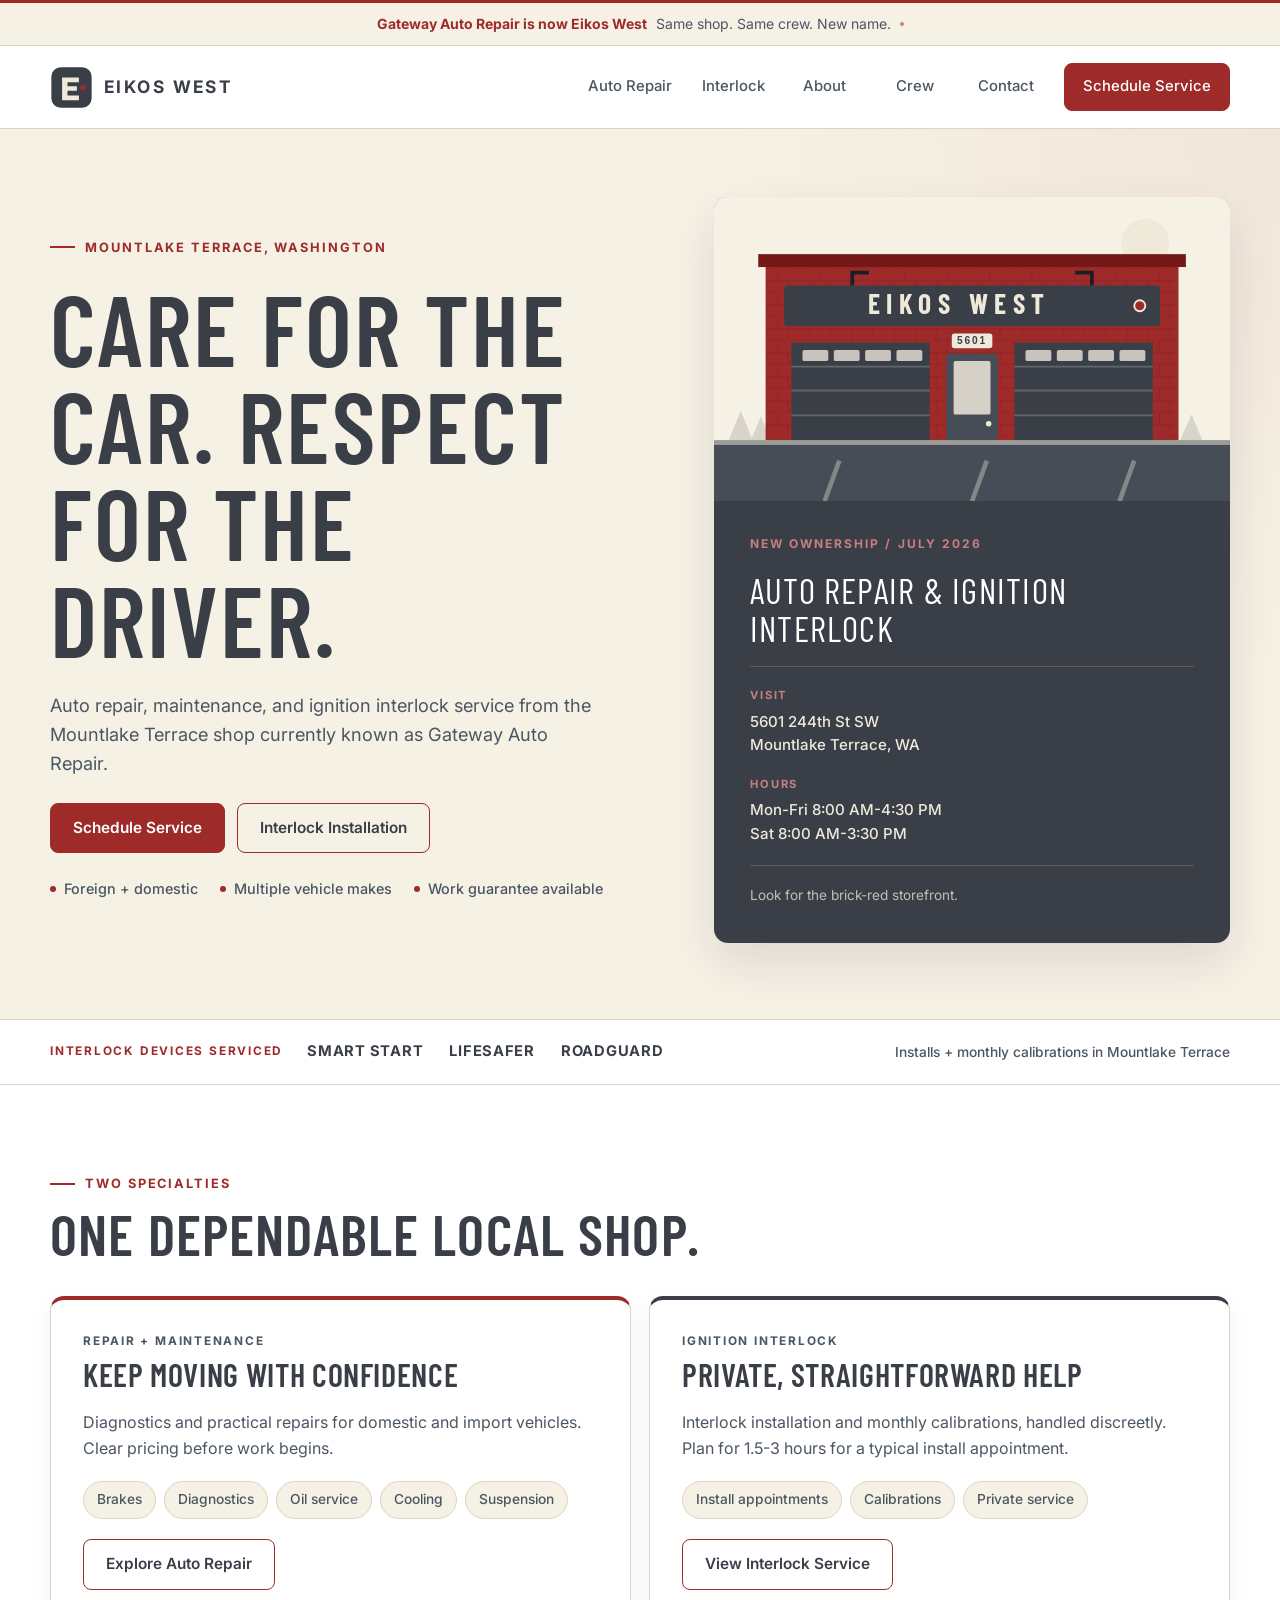
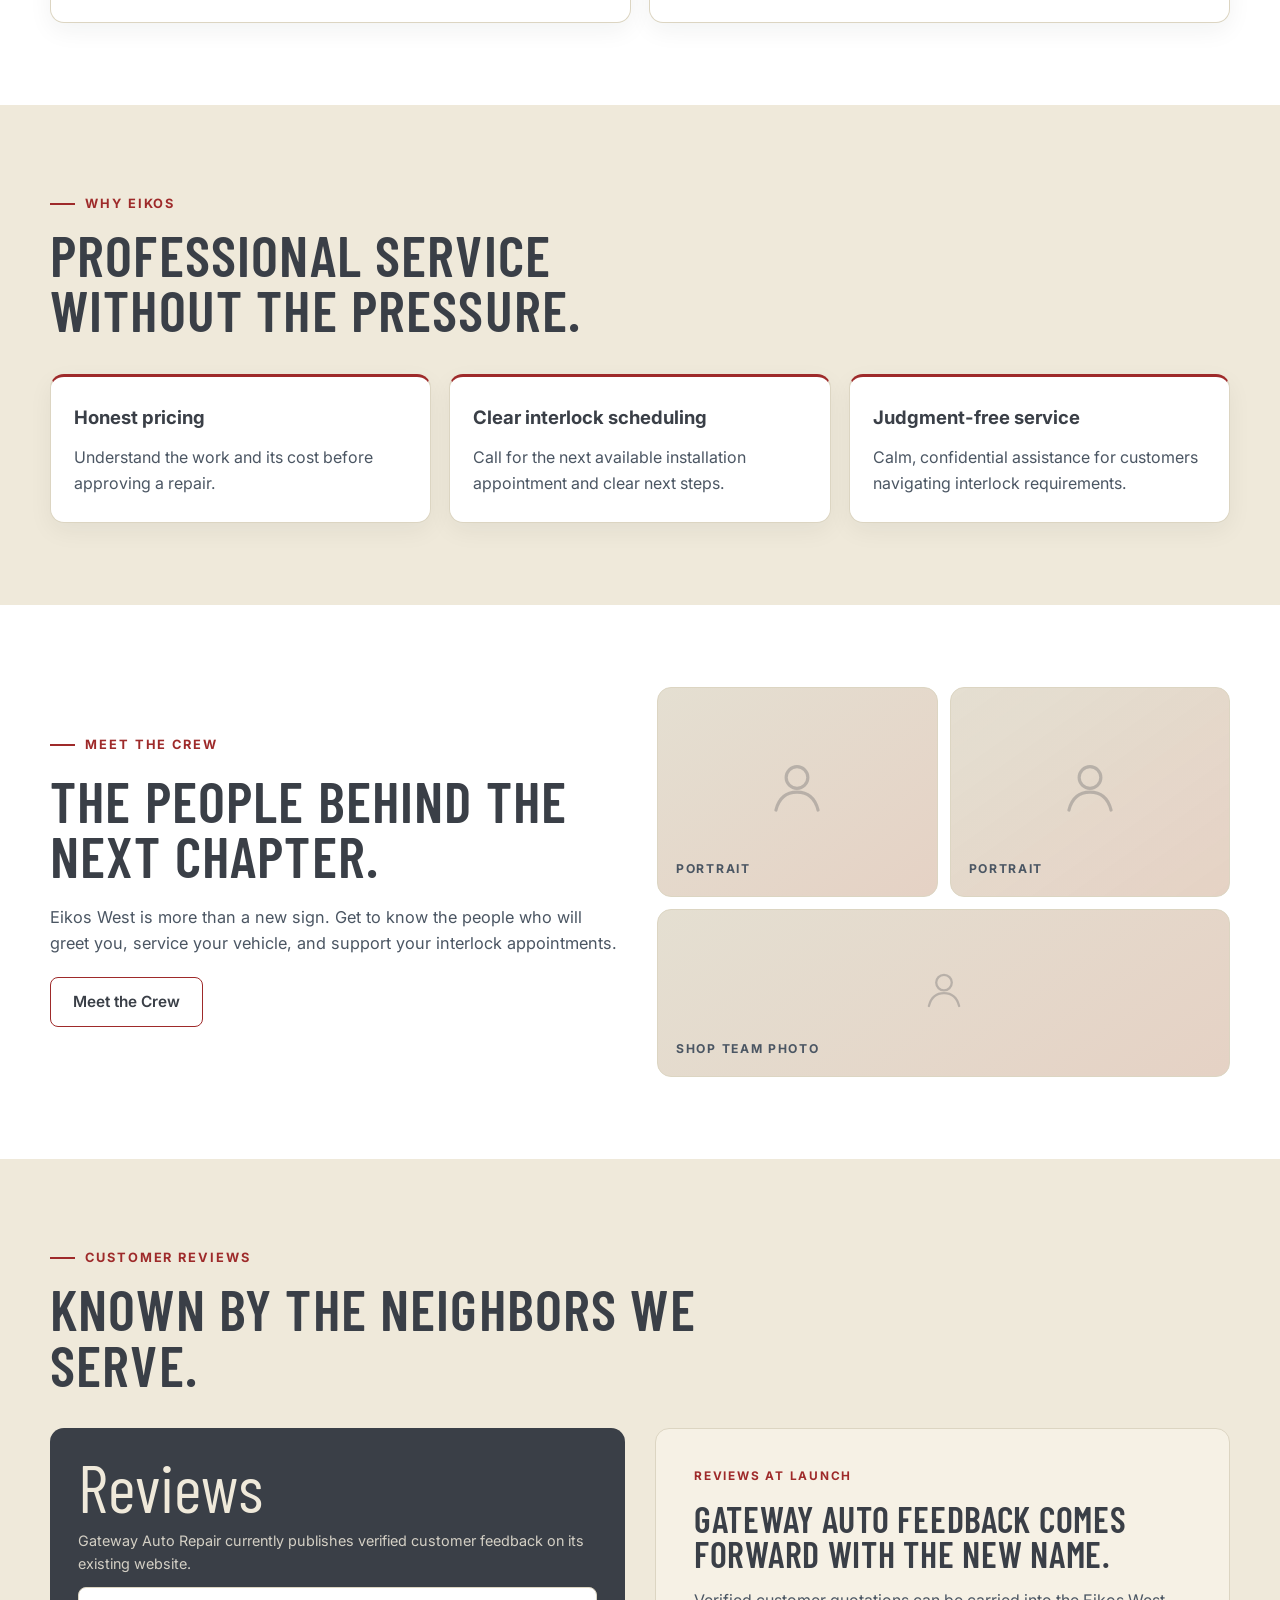
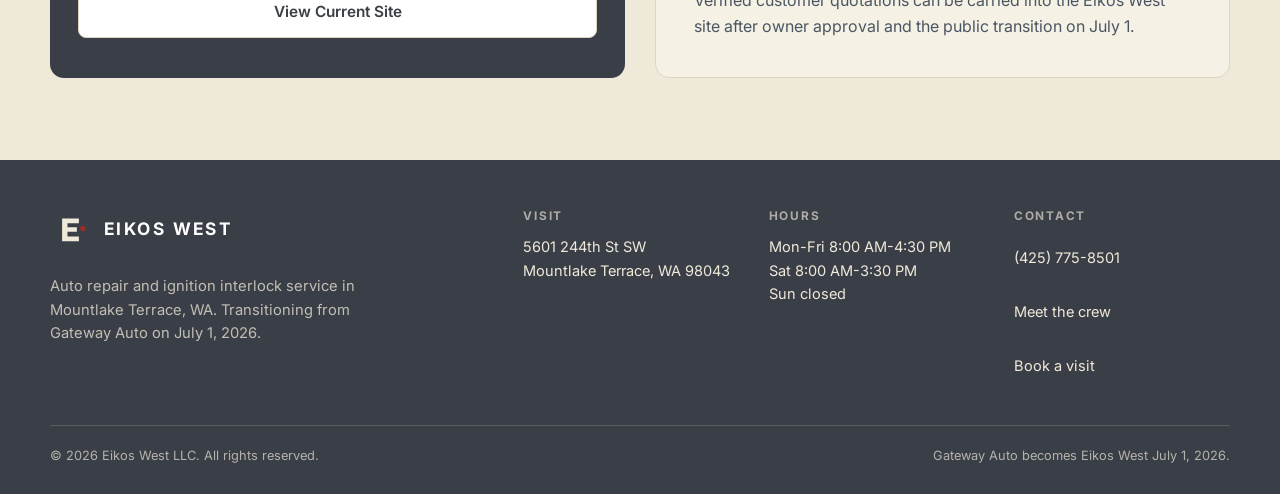
<file: index.html>
<!doctype html>
<html lang="en">
  <head>
    <meta charset="utf-8">
    <meta name="viewport" content="width=device-width, initial-scale=1">
    <title>Eikos West | Auto Repair &amp; Ignition Interlock | Mountlake Terrace, WA</title>
    <meta name="description" content="Eikos West provides auto repair, maintenance, and ignition interlock service in Mountlake Terrace, WA. Gateway Auto becomes Eikos West on July 1, 2026.">
    <link rel="canonical" href="https://alexkorol.github.io/eikos-west-site/">
    <meta name="theme-color" content="#9e2a2a">
    <meta property="og:type" content="website">
    <meta property="og:site_name" content="Eikos West">
    <meta property="og:title" content="Eikos West | Auto Repair & Ignition Interlock | Mountlake Terrace, WA">
    <meta property="og:description" content="Eikos West provides auto repair, maintenance, and ignition interlock service in Mountlake Terrace, WA. Gateway Auto becomes Eikos West on July 1, 2026.">
    <meta property="og:url" content="https://alexkorol.github.io/eikos-west-site/">
    <meta property="og:image" content="https://alexkorol.github.io/eikos-west-site/assets/brand/og-image.png">
    <meta property="og:image:width" content="1200">
    <meta property="og:image:height" content="630">
    <meta property="og:image:alt" content="Illustration of the brick-red Eikos West storefront in Mountlake Terrace, WA">
    <meta name="twitter:card" content="summary_large_image">
    <link rel="icon" href="assets/brand/eikos-mark.svg" type="image/svg+xml">
    <link rel="icon" href="assets/brand/favicon-192.png" type="image/png" sizes="192x192">
    <link rel="apple-touch-icon" href="assets/brand/apple-touch-icon.png">
    <link rel="preconnect" href="https://fonts.googleapis.com">
    <link rel="preconnect" href="https://fonts.gstatic.com" crossorigin>
    <link href="https://fonts.googleapis.com/css2?family=Barlow+Condensed:wght@500;600;700&amp;family=Inter:wght@400;500;600;700&amp;display=swap" rel="stylesheet">
    <link rel="stylesheet" href="assets/css/styles.css?v=20260609-1">
    <script src="assets/js/site.js?v=20260609-1" defer></script>
    <script type="application/ld+json">
    {
      "@context": "https://schema.org",
      "@type": "AutoRepair",
      "@id": "https://alexkorol.github.io/eikos-west-site/#shop",
      "name": "Eikos West",
      "alternateName": "Gateway Auto Repair",
      "description": "Auto repair, maintenance, and ignition interlock installation and calibration in Mountlake Terrace, WA. Gateway Auto Repair becomes Eikos West on July 1, 2026.",
      "url": "https://alexkorol.github.io/eikos-west-site/",
      "image": "https://alexkorol.github.io/eikos-west-site/assets/brand/og-image.png",
      "logo": "https://alexkorol.github.io/eikos-west-site/assets/brand/eikos-mark.svg",
      "telephone": "+14257758501",
      "address": {
        "@type": "PostalAddress",
        "streetAddress": "5601 244th St SW",
        "addressLocality": "Mountlake Terrace",
        "addressRegion": "WA",
        "postalCode": "98043",
        "addressCountry": "US"
      },
      "geo": {
        "@type": "GeoCoordinates",
        "latitude": 47.7779062,
        "longitude": -122.3087509
      },
      "hasMap": "https://www.google.com/maps?q=5601+244th+St+SW,+Mountlake+Terrace,+WA+98043",
      "openingHoursSpecification": [
        {
          "@type": "OpeningHoursSpecification",
          "dayOfWeek": [
            "Monday",
            "Tuesday",
            "Wednesday",
            "Thursday",
            "Friday"
          ],
          "opens": "08:00",
          "closes": "16:30"
        },
        {
          "@type": "OpeningHoursSpecification",
          "dayOfWeek": "Saturday",
          "opens": "08:00",
          "closes": "15:30"
        }
      ],
      "areaServed": [
        "Mountlake Terrace",
        "Lynnwood",
        "Edmonds",
        "Shoreline",
        "Brier",
        "Kenmore",
        "Lake Forest Park",
        "Bothell",
        "Woodway"
      ],
      "sameAs": [
        "https://gatewayautorepair.net/"
      ]
    }
    </script>
  </head>
  <body>
    <a class="skip-link" href="#main-content">Skip to main content</a>
    <header class="site-header" data-site-header>
      <div class="transition-note" data-transition-note>
        <div class="container"><strong data-launch-headline>Gateway Auto becomes Eikos West</strong><span data-launch-date>July 1, 2026</span><span class="transition-count" data-launch-count hidden></span></div>
      </div>
      <div class="container header-row">
        <a class="brand" href="./" aria-label="Eikos West home">
          <img src="assets/brand/eikos-mark.svg" alt="">
          <span class="brand-word">EIKOS WEST</span>
        </a>
        <button class="menu-toggle" type="button" data-menu-toggle aria-controls="site-nav" aria-expanded="false">Menu</button>
        <nav class="site-nav" id="site-nav" data-site-nav aria-label="Primary navigation">
          <a href="services/">Auto Repair</a>
          <a href="interlock/">Interlock</a>
          <a href="about/">About</a>
          <a href="crew/">Crew</a>
          <a href="contact/">Contact</a>
          <a class="button" href="contact/">Schedule Service</a>
        </nav>
      </div>
    </header>

    <main id="main-content">
      <section class="hero">
        <div class="container hero-grid">
          <div class="hero-copy">
            <p class="eyebrow">Mountlake Terrace, Washington</p>
            <h1 class="display">Care for the car. Respect for the driver.</h1>
            <p class="hero-lead">Auto repair, maintenance, and ignition interlock service from the Mountlake Terrace shop currently known as Gateway Auto Repair.</p>
            <div class="button-row">
              <a class="button" href="contact/">Schedule Service</a>
              <a class="button button--secondary" href="interlock/">Interlock Installation</a>
            </div>
            <div class="hero-meta" aria-label="Key information">
              <span>Foreign + domestic</span>
              <span>Multiple vehicle makes</span>
              <span>Work guarantee available</span>
            </div>
          </div>
          <aside class="shop-panel" aria-label="Eikos West location and hours">
            <svg class="storefront-art" viewBox="0 0 560 330" xmlns="http://www.w3.org/2000/svg" role="img" aria-label="Illustration of the brick-red Eikos West storefront with two service bays at 5601 244th St SW">
            <defs>
              <pattern id="ew-brick" width="46" height="26" patternUnits="userSpaceOnUse">
                <rect width="46" height="26" fill="#9e2a2a"/>
                <path d="M0 13h46M0 26h46M23 0v13M11.5 13v13M34.5 13v13" stroke="#761818" stroke-opacity="0.28" stroke-width="1.4" fill="none"/>
              </pattern>
            </defs>
            <rect width="560" height="330" fill="#f6f1e5"/>
            <circle cx="468" cy="50" r="26" fill="#efe9da"/>
            <path d="M16 264l13-32 13 32zM40 264l11-26 11 26z" fill="#3a3f47" opacity="0.16"/>
            <path d="M506 264l12-28 12 28z" fill="#3a3f47" opacity="0.16"/>
            <rect x="56" y="74" width="448" height="190" fill="url(#ew-brick)"/>
            <rect x="48" y="62" width="464" height="14" fill="#761818"/>
            <path d="M150 96v-14h18M410 96v-14h-18" stroke="#1a1f26" stroke-width="4" fill="none"/>
            <rect x="76" y="96" width="408" height="44" rx="4" fill="#3a3f47"/>
            <text x="266" y="127" fill="#efe9da" font-family="'Barlow Condensed','Arial Narrow',Arial,sans-serif" font-size="30" font-weight="700" letter-spacing="7" text-anchor="middle">EIKOS WEST</text>
            <circle cx="462" cy="118" r="6" fill="#9e2a2a" stroke="#efe9da" stroke-width="2"/>
            <rect x="84" y="158" width="150" height="106" fill="#3a3f47"/>
            <path d="M84 184h150M84 210h150M84 237h150" stroke="#f6f1e5" stroke-opacity="0.22" stroke-width="2"/>
            <g fill="#f6f1e5" opacity="0.75">
              <rect x="96" y="166" width="28" height="12" rx="2"/><rect x="130" y="166" width="28" height="12" rx="2"/>
              <rect x="164" y="166" width="28" height="12" rx="2"/><rect x="198" y="166" width="28" height="12" rx="2"/>
            </g>
            <rect x="326" y="158" width="150" height="106" fill="#3a3f47"/>
            <path d="M326 184h150M326 210h150M326 237h150" stroke="#f6f1e5" stroke-opacity="0.22" stroke-width="2"/>
            <g fill="#f6f1e5" opacity="0.75">
              <rect x="338" y="166" width="28" height="12" rx="2"/><rect x="372" y="166" width="28" height="12" rx="2"/>
              <rect x="406" y="166" width="28" height="12" rx="2"/><rect x="440" y="166" width="28" height="12" rx="2"/>
            </g>
            <rect x="252" y="170" width="56" height="94" rx="3" fill="#474d56"/>
            <rect x="260" y="178" width="40" height="58" rx="2" fill="#efe9da" opacity="0.85"/>
            <circle cx="298" cy="246" r="3" fill="#efe9da"/>
            <rect x="258" y="148" width="44" height="16" rx="3" fill="#efe9da"/>
            <text x="280" y="160" fill="#3a3f47" font-family="Arial, sans-serif" font-size="11" font-weight="700" letter-spacing="2" text-anchor="middle">5601</text>
            <rect x="0" y="264" width="560" height="66" fill="#474d56"/>
            <rect x="0" y="264" width="560" height="5" fill="#efe9da" opacity="0.5"/>
            <path d="M120 330l16-44M280 330l16-44M440 330l16-44" stroke="#f6f1e5" stroke-opacity="0.35" stroke-width="5"/>
          </svg>
            <div class="shop-panel-body">
              <p class="shop-panel-label">New ownership / July 2026</p>
              <p class="shop-panel-service">Auto Repair &amp; Ignition Interlock</p>
              <dl class="shop-panel-details">
                <div>
                  <dt>Visit</dt>
                  <dd>5601 244th St SW<br>Mountlake Terrace, WA</dd>
                </div>
                <div>
                  <dt>Hours</dt>
                  <dd>Mon-Fri 8:00 AM-4:30 PM<br>Sat 8:00 AM-3:30 PM</dd>
                </div>
              </dl>
              <p class="shop-panel-note">Look for the brick-red storefront.</p>
            </div>
          </aside>
        </div>
      </section>

      <section class="trust-bar" aria-label="Interlock devices serviced at this location">
        <div class="container trust-grid">
          <p class="trust-label">Interlock devices serviced</p>
          <div class="trust-items">
            <span class="trust-item">Smart Start</span>
            <span class="trust-item">LifeSafer</span>
            <span class="trust-item">RoadGuard</span>
          </div>
          <p class="trust-tail">Installs + monthly calibrations in Mountlake Terrace</p>
        </div>
      </section>

      <section class="section section--paper">
        <div class="container">
          <p class="eyebrow">Two specialties</p>
          <h2 class="display section-title">One dependable local shop.</h2>
          <div class="split-cards">
            <article class="service-card service-card--repair">
              <div>
                <p class="card-label">Repair + maintenance</p>
                <h3 class="display">Keep moving with confidence</h3>
              </div>
              <p>Diagnostics and practical repairs for domestic and import vehicles. Clear pricing before work begins.</p>
              <ul class="inline-list" aria-label="Repair services">
                <li>Brakes</li>
                <li>Diagnostics</li>
                <li>Oil service</li>
                <li>Cooling</li>
                <li>Suspension</li>
              </ul>
              <a class="button button--secondary" href="services/">Explore Auto Repair</a>
            </article>
            <article class="service-card service-card--calm">
              <div>
                <p class="card-label">Ignition interlock</p>
                <h3 class="display">Private, straightforward help</h3>
              </div>
              <p>Interlock installation and monthly calibrations, handled discreetly. Plan for 1.5-3 hours for a typical install appointment.</p>
              <ul class="inline-list" aria-label="Interlock service details">
                <li>Install appointments</li>
                <li>Calibrations</li>
                <li>Private service</li>
              </ul>
              <a class="button button--secondary" href="interlock/">View Interlock Service</a>
            </article>
          </div>
        </div>
      </section>

      <section class="section section--bone">
        <div class="container">
          <p class="eyebrow">Why Eikos</p>
          <h2 class="display section-title">Professional service without the pressure.</h2>
          <div class="values-grid">
            <article class="value">
              <h3>Honest pricing</h3>
              <p>Understand the work and its cost before approving a repair.</p>
            </article>
            <article class="value">
              <h3>Clear interlock scheduling</h3>
              <p>Call for the next available installation appointment and clear next steps.</p>
            </article>
            <article class="value">
              <h3>Judgment-free service</h3>
              <p>Calm, confidential assistance for customers navigating interlock requirements.</p>
            </article>
          </div>
        </div>
      </section>

      <section class="section section--paper">
        <div class="container crew-callout">
          <div class="crew-callout-copy">
            <p class="eyebrow">Meet the crew</p>
            <h2 class="display section-title">The people behind the next chapter.</h2>
            <p class="section-intro">Eikos West is more than a new sign. Get to know the people who will greet you, service your vehicle, and support your interlock appointments.</p>
            <a class="button button--secondary" href="crew/">Meet the Crew</a>
          </div>
          <div class="crew-photo-grid" aria-label="Crew photography coming soon">
            <div class="portrait-slot portrait-slot--small"><svg class="portrait-icon" viewBox="0 0 48 48" aria-hidden="true" focusable="false"><circle cx="24" cy="16.5" r="8.5" fill="none" stroke="currentColor" stroke-width="2.5"/><path d="M7.5 42c2.4-9.4 8.6-14 16.5-14s14.1 4.6 16.5 14" fill="none" stroke="currentColor" stroke-width="2.5" stroke-linecap="round"/></svg><span>Portrait</span></div>
            <div class="portrait-slot portrait-slot--small"><svg class="portrait-icon" viewBox="0 0 48 48" aria-hidden="true" focusable="false"><circle cx="24" cy="16.5" r="8.5" fill="none" stroke="currentColor" stroke-width="2.5"/><path d="M7.5 42c2.4-9.4 8.6-14 16.5-14s14.1 4.6 16.5 14" fill="none" stroke="currentColor" stroke-width="2.5" stroke-linecap="round"/></svg><span>Portrait</span></div>
            <div class="portrait-slot portrait-slot--wide"><svg class="portrait-icon" viewBox="0 0 48 48" aria-hidden="true" focusable="false"><circle cx="24" cy="16.5" r="8.5" fill="none" stroke="currentColor" stroke-width="2.5"/><path d="M7.5 42c2.4-9.4 8.6-14 16.5-14s14.1 4.6 16.5 14" fill="none" stroke="currentColor" stroke-width="2.5" stroke-linecap="round"/></svg><span>Shop team photo</span></div>
          </div>
        </div>
      </section>

      <section class="section section--bone">
        <div class="container">
          <p class="eyebrow">Customer reviews</p>
          <h2 class="display section-title">Known by the neighbors we serve.</h2>
          <div class="review-layout">
            <div class="rating">
              <span class="rating-number">Reviews</span>
              <p>Gateway Auto Repair currently publishes verified customer feedback on its existing website.</p>
              <a class="button button--light" href="https://gatewayautorepair.net/" target="_blank" rel="noopener">View Current Site</a>
            </div>
            <!-- Add approved, verified customer quotes here after the listing transition. -->
            <aside class="review-ready">
              <p class="card-label">Reviews at launch</p>
              <h3 class="display">Gateway Auto feedback comes forward with the new name.</h3>
              <p>Verified customer quotations can be carried into the Eikos West site after owner approval and the public transition on July 1.</p>
            </aside>
          </div>
        </div>
      </section>
    </main>

    <footer class="site-footer">
      <div class="container">
        <div class="footer-grid">
          <div class="footer-brand">
            <a class="brand" href="./" aria-label="Eikos West home">
              <img src="assets/brand/eikos-mark.svg" alt="">
              <span class="brand-word">EIKOS WEST</span>
            </a>
            <p>Auto repair and ignition interlock service in Mountlake Terrace, WA. Transitioning from Gateway Auto on July 1, 2026.</p>
          </div>
          <div class="footer-links">
            <div class="footer-group">
              <p class="footer-heading">Visit</p>
              <p>5601 244th St SW<br>Mountlake Terrace, WA 98043</p>
            </div>
            <div class="footer-group">
              <p class="footer-heading">Hours</p>
              <p>Mon-Fri 8:00 AM-4:30 PM<br>Sat 8:00 AM-3:30 PM<br>Sun closed</p>
            </div>
            <div class="footer-group">
              <p class="footer-heading">Contact</p>
              <a href="tel:+14257758501">(425) 775-8501</a>
              <a href="crew/">Meet the crew</a>
              <a href="contact/">Book a visit</a>
            </div>
          </div>
        </div>
        <div class="footer-bottom">
          <span>&copy; 2026 Eikos West LLC. All rights reserved.</span>
          <span>Gateway Auto becomes Eikos West July 1, 2026.</span>
        </div>
      </div>
    </footer>
  </body>
</html>
</file>
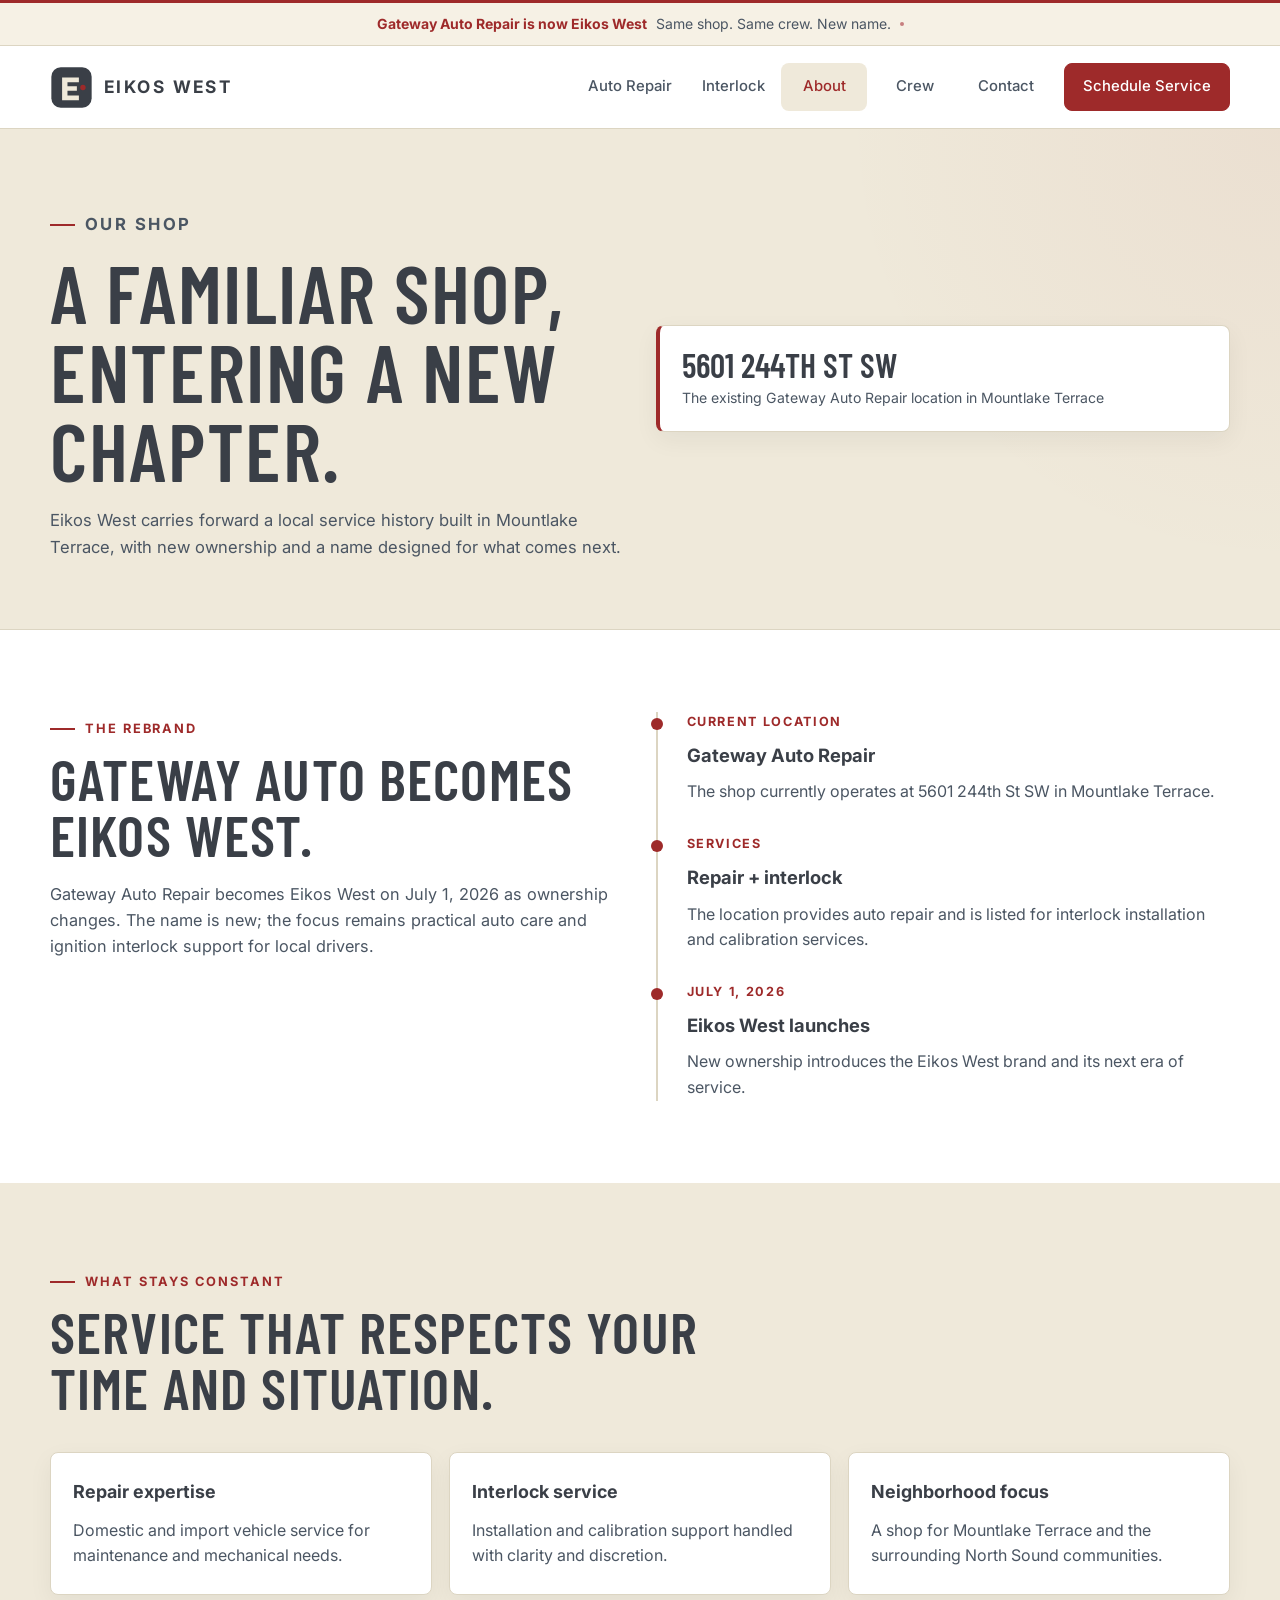
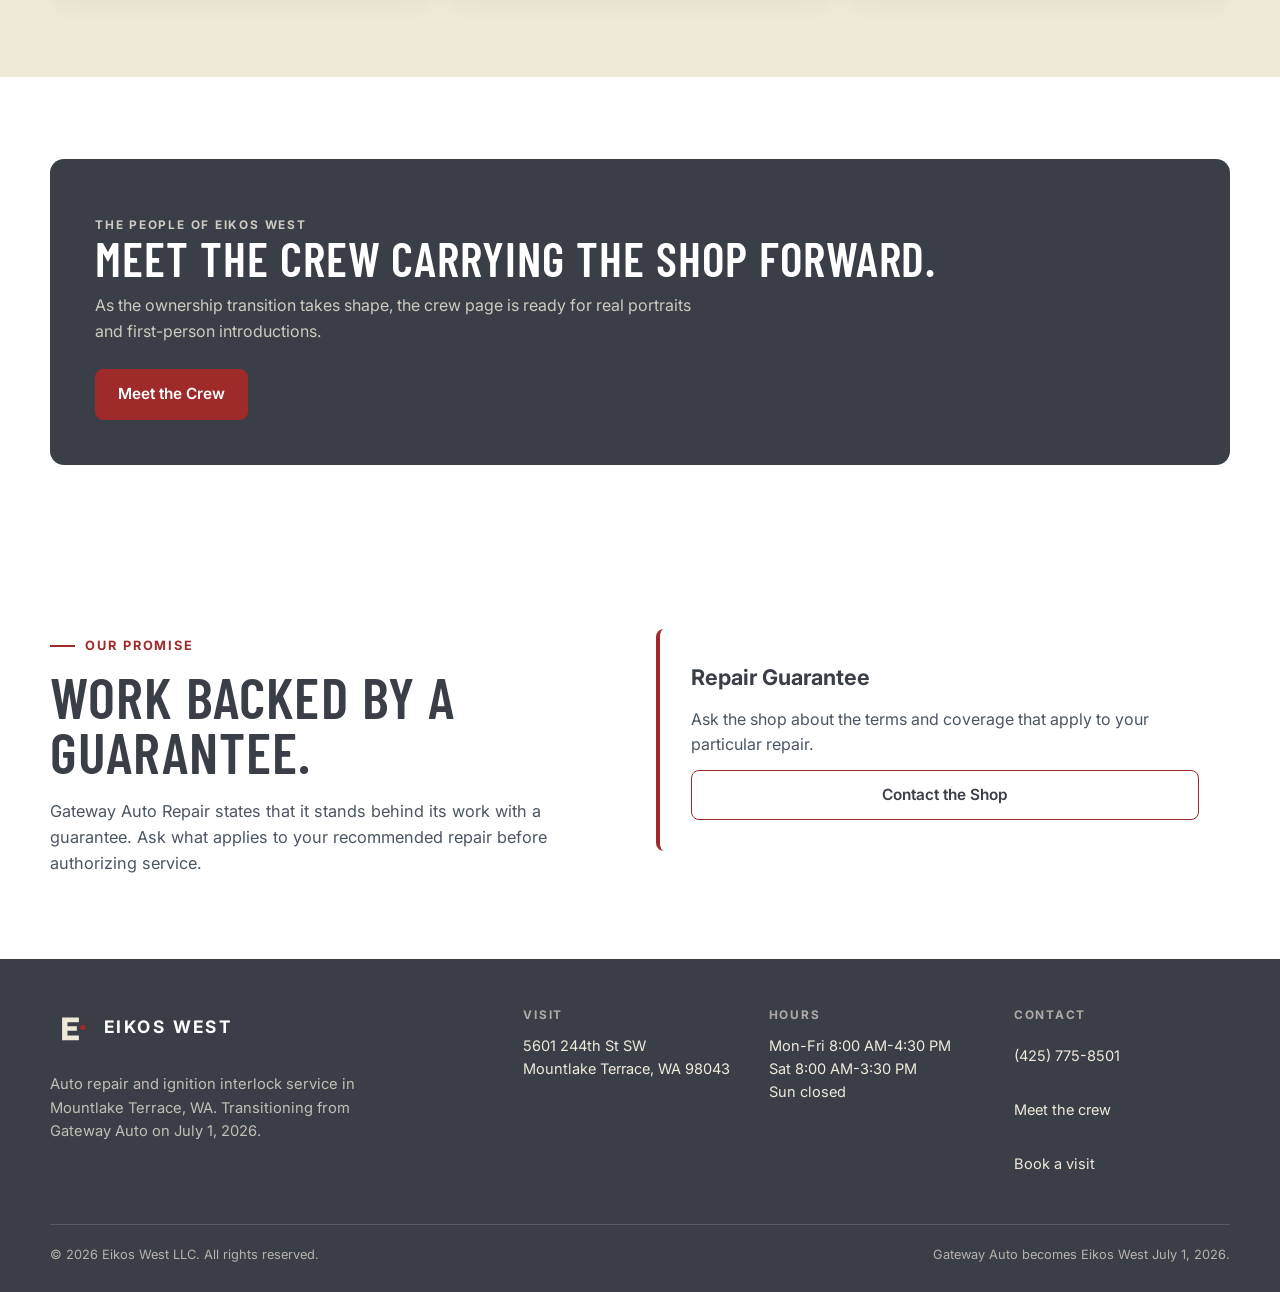
<file: about/index.html>
<!doctype html>
<html lang="en">
  <head>
    <meta charset="utf-8">
    <meta name="viewport" content="width=device-width, initial-scale=1">
    <title>About Eikos West | Gateway Auto Rebrand | Mountlake Terrace, WA</title>
    <meta name="description" content="The Mountlake Terrace shop currently known as Gateway Auto Repair begins its next chapter as Eikos West on July 1, 2026.">
    <link rel="canonical" href="https://alexkorol.github.io/eikos-west-site/about/">
    <meta name="theme-color" content="#9e2a2a">
    <meta property="og:type" content="website">
    <meta property="og:site_name" content="Eikos West">
    <meta property="og:title" content="About Eikos West | Gateway Auto Rebrand | Mountlake Terrace, WA">
    <meta property="og:description" content="The Mountlake Terrace shop currently known as Gateway Auto Repair begins its next chapter as Eikos West on July 1, 2026.">
    <meta property="og:url" content="https://alexkorol.github.io/eikos-west-site/about/">
    <meta property="og:image" content="https://alexkorol.github.io/eikos-west-site/assets/brand/og-image.png">
    <meta property="og:image:width" content="1200">
    <meta property="og:image:height" content="630">
    <meta property="og:image:alt" content="Illustration of the brick-red Eikos West storefront in Mountlake Terrace, WA">
    <meta name="twitter:card" content="summary_large_image">
    <link rel="icon" href="../assets/brand/eikos-mark.svg" type="image/svg+xml">
    <link rel="icon" href="../assets/brand/favicon-192.png" type="image/png" sizes="192x192">
    <link rel="apple-touch-icon" href="../assets/brand/apple-touch-icon.png">
    <link rel="preconnect" href="https://fonts.googleapis.com">
    <link rel="preconnect" href="https://fonts.gstatic.com" crossorigin>
    <link href="https://fonts.googleapis.com/css2?family=Barlow+Condensed:wght@500;600;700&amp;family=Inter:wght@400;500;600;700&amp;display=swap" rel="stylesheet">
    <link rel="stylesheet" href="../assets/css/styles.css?v=20260609-1">
    <script src="../assets/js/site.js?v=20260609-1" defer></script>
    <script type="application/ld+json">
    {
      "@context": "https://schema.org",
      "@type": "AutoRepair",
      "@id": "https://alexkorol.github.io/eikos-west-site/#shop",
      "name": "Eikos West",
      "alternateName": "Gateway Auto Repair",
      "description": "Auto repair, maintenance, and ignition interlock installation and calibration in Mountlake Terrace, WA. Gateway Auto Repair becomes Eikos West on July 1, 2026.",
      "url": "https://alexkorol.github.io/eikos-west-site/",
      "image": "https://alexkorol.github.io/eikos-west-site/assets/brand/og-image.png",
      "logo": "https://alexkorol.github.io/eikos-west-site/assets/brand/eikos-mark.svg",
      "telephone": "+14257758501",
      "address": {
        "@type": "PostalAddress",
        "streetAddress": "5601 244th St SW",
        "addressLocality": "Mountlake Terrace",
        "addressRegion": "WA",
        "postalCode": "98043",
        "addressCountry": "US"
      },
      "geo": {
        "@type": "GeoCoordinates",
        "latitude": 47.7779062,
        "longitude": -122.3087509
      },
      "hasMap": "https://www.google.com/maps?q=5601+244th+St+SW,+Mountlake+Terrace,+WA+98043",
      "openingHoursSpecification": [
        {
          "@type": "OpeningHoursSpecification",
          "dayOfWeek": [
            "Monday",
            "Tuesday",
            "Wednesday",
            "Thursday",
            "Friday"
          ],
          "opens": "08:00",
          "closes": "16:30"
        },
        {
          "@type": "OpeningHoursSpecification",
          "dayOfWeek": "Saturday",
          "opens": "08:00",
          "closes": "15:30"
        }
      ],
      "areaServed": [
        "Mountlake Terrace",
        "Lynnwood",
        "Edmonds",
        "Shoreline",
        "Brier",
        "Kenmore",
        "Lake Forest Park",
        "Bothell",
        "Woodway"
      ],
      "sameAs": [
        "https://gatewayautorepair.net/"
      ]
    }
    </script>
  </head>
  <body>
    <a class="skip-link" href="#main-content">Skip to main content</a>
    <header class="site-header" data-site-header>
      <div class="transition-note" data-transition-note>
        <div class="container"><strong data-launch-headline>Gateway Auto becomes Eikos West</strong><span data-launch-date>July 1, 2026</span><span class="transition-count" data-launch-count hidden></span></div>
      </div>
      <div class="container header-row">
        <a class="brand" href="../" aria-label="Eikos West home">
          <img src="../assets/brand/eikos-mark.svg" alt="">
          <span class="brand-word">EIKOS WEST</span>
        </a>
        <button class="menu-toggle" type="button" data-menu-toggle aria-controls="site-nav" aria-expanded="false">Menu</button>
        <nav class="site-nav" id="site-nav" data-site-nav aria-label="Primary navigation">
          <a href="../services/">Auto Repair</a>
          <a href="../interlock/">Interlock</a>
          <a href="./" aria-current="page">About</a>
          <a href="../crew/">Crew</a>
          <a href="../contact/">Contact</a>
          <a class="button" href="../contact/">Schedule Service</a>
        </nav>
      </div>
    </header>

    <main id="main-content">
      <section class="page-hero">
        <div class="container page-hero-grid">
          <div>
            <p class="eyebrow">Our shop</p>
            <h1 class="display">A familiar shop, entering a new chapter.</h1>
            <p>Eikos West carries forward a local service history built in Mountlake Terrace, with new ownership and a name designed for what comes next.</p>
          </div>
          <div class="stat-card">
            <strong>5601 244th St SW</strong>
            <span>The existing Gateway Auto Repair location in Mountlake Terrace</span>
          </div>
        </div>
      </section>

      <section class="section section--paper">
        <div class="container story-grid">
          <div>
            <p class="eyebrow">The rebrand</p>
            <h2 class="display section-title">Gateway Auto becomes Eikos West.</h2>
            <p class="section-intro">Gateway Auto Repair becomes Eikos West on July 1, 2026 as ownership changes. The name is new; the focus remains practical auto care and ignition interlock support for local drivers.</p>
          </div>
          <div class="timeline" aria-label="Eikos West history">
            <article class="timeline-item">
              <span>Current location</span>
              <h3>Gateway Auto Repair</h3>
              <p>The shop currently operates at 5601 244th St SW in Mountlake Terrace.</p>
            </article>
            <article class="timeline-item">
              <span>Services</span>
              <h3>Repair + interlock</h3>
              <p>The location provides auto repair and is listed for interlock installation and calibration services.</p>
            </article>
            <article class="timeline-item">
              <span>July 1, 2026</span>
              <h3>Eikos West launches</h3>
              <p>New ownership introduces the Eikos West brand and its next era of service.</p>
            </article>
          </div>
        </div>
      </section>

      <section class="section section--bone">
        <div class="container">
          <p class="eyebrow">What stays constant</p>
          <h2 class="display section-title">Service that respects your time and situation.</h2>
          <div class="feature-grid">
            <article class="feature-card">
              <h3>Repair expertise</h3>
              <p>Domestic and import vehicle service for maintenance and mechanical needs.</p>
            </article>
            <article class="feature-card">
              <h3>Interlock service</h3>
              <p>Installation and calibration support handled with clarity and discretion.</p>
            </article>
            <article class="feature-card">
              <h3>Neighborhood focus</h3>
              <p>A shop for Mountlake Terrace and the surrounding North Sound communities.</p>
            </article>
          </div>
        </div>
      </section>

      <section class="section section--paper">
        <div class="container cta-panel">
          <div>
            <p class="card-label card-label--light">The people of Eikos West</p>
            <h2 class="display">Meet the crew carrying the shop forward.</h2>
            <p>As the ownership transition takes shape, the crew page is ready for real portraits and first-person introductions.</p>
          </div>
          <div class="button-row">
            <a class="button" href="../crew/">Meet the Crew</a>
          </div>
        </div>
      </section>

      <section class="section section--paper">
        <div class="container story-grid">
          <div>
            <p class="eyebrow">Our promise</p>
            <h2 class="display section-title">Work backed by a guarantee.</h2>
            <p class="section-intro">Gateway Auto Repair states that it stands behind its work with a guarantee. Ask what applies to your recommended repair before authorizing service.</p>
          </div>
          <aside class="promise">
            <h3>Repair Guarantee</h3>
            <p>Ask the shop about the terms and coverage that apply to your particular repair.</p>
            <a class="button button--secondary" href="../contact/">Contact the Shop</a>
          </aside>
        </div>
      </section>
    </main>

    <footer class="site-footer">
      <div class="container">
        <div class="footer-grid">
          <div class="footer-brand">
            <a class="brand" href="../" aria-label="Eikos West home">
              <img src="../assets/brand/eikos-mark.svg" alt="">
              <span class="brand-word">EIKOS WEST</span>
            </a>
            <p>Auto repair and ignition interlock service in Mountlake Terrace, WA. Transitioning from Gateway Auto on July 1, 2026.</p>
          </div>
          <div class="footer-links">
            <div class="footer-group">
              <p class="footer-heading">Visit</p>
              <p>5601 244th St SW<br>Mountlake Terrace, WA 98043</p>
            </div>
            <div class="footer-group">
              <p class="footer-heading">Hours</p>
              <p>Mon-Fri 8:00 AM-4:30 PM<br>Sat 8:00 AM-3:30 PM<br>Sun closed</p>
            </div>
            <div class="footer-group">
              <p class="footer-heading">Contact</p>
              <a href="tel:+14257758501">(425) 775-8501</a>
              <a href="../crew/">Meet the crew</a>
              <a href="../contact/">Book a visit</a>
            </div>
          </div>
        </div>
        <div class="footer-bottom">
          <span>&copy; 2026 Eikos West LLC. All rights reserved.</span>
          <span>Gateway Auto becomes Eikos West July 1, 2026.</span>
        </div>
      </div>
    </footer>
  </body>
</html>
</file>
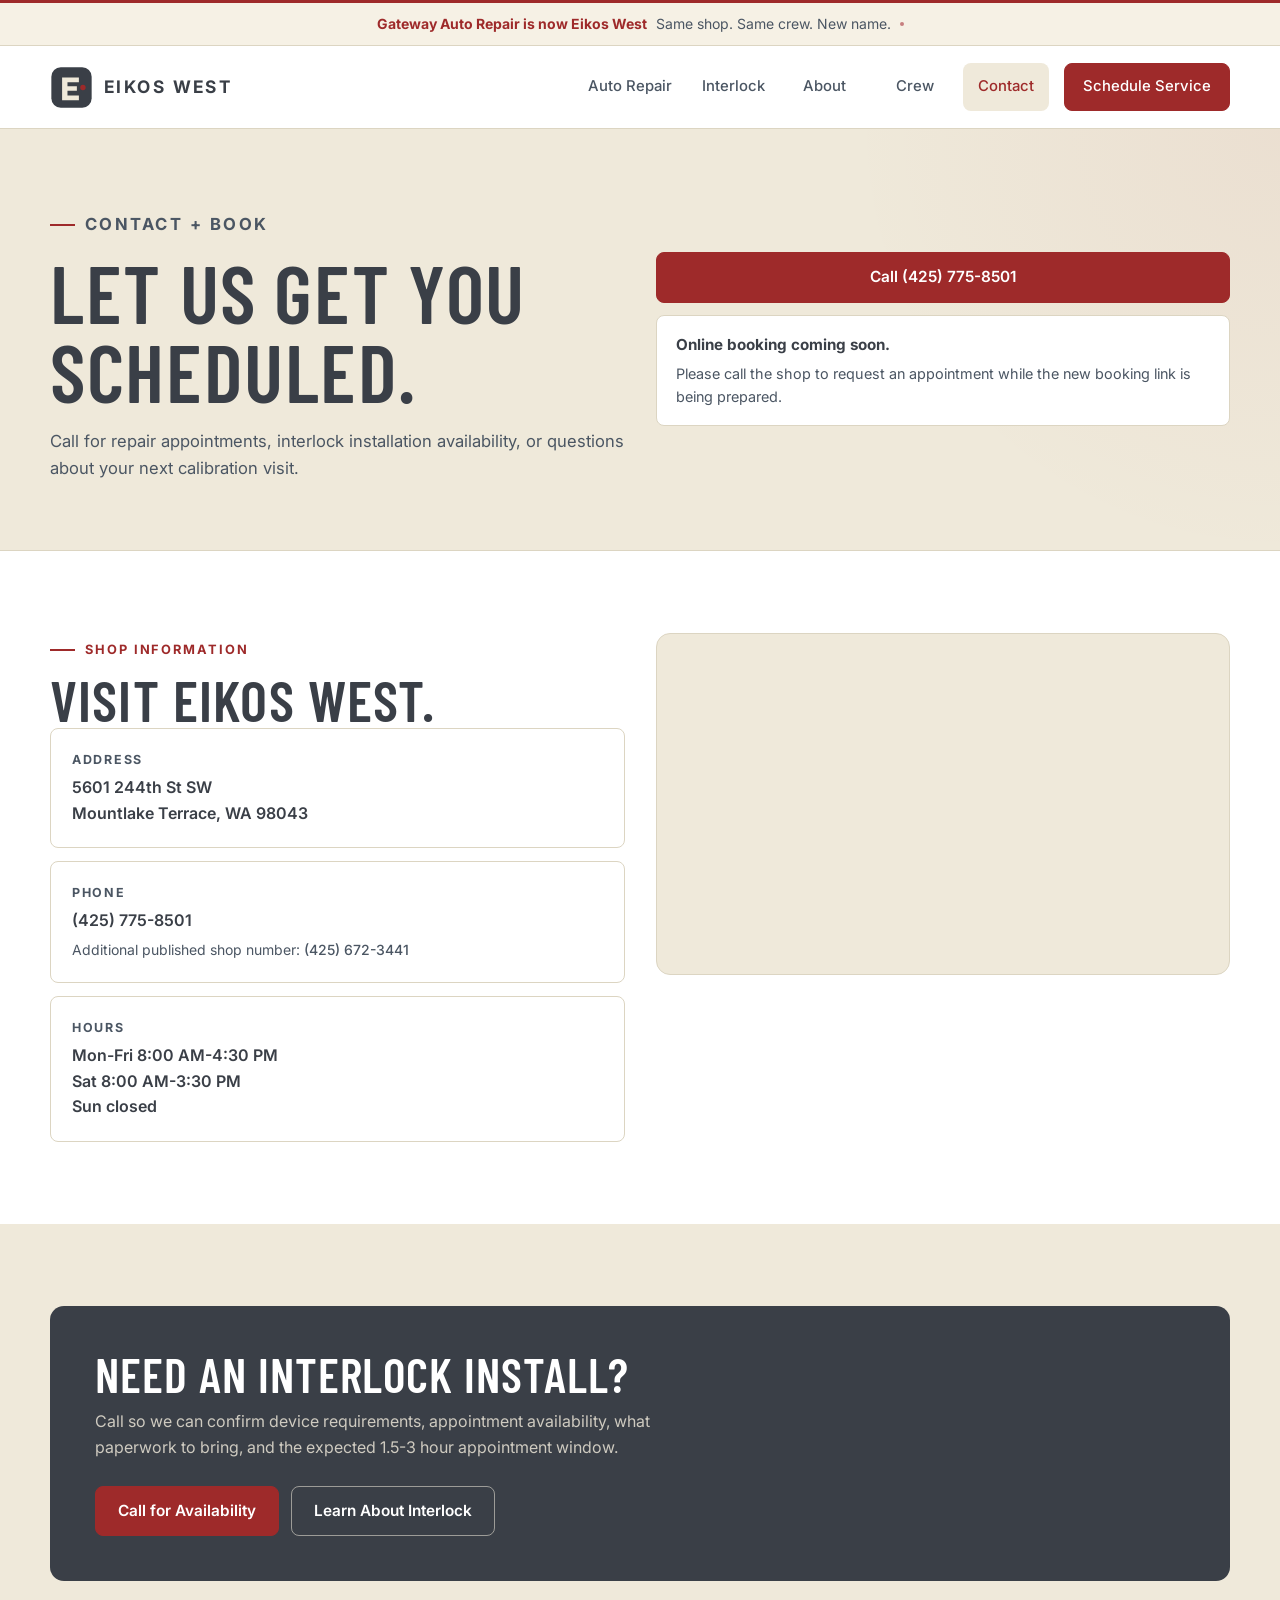
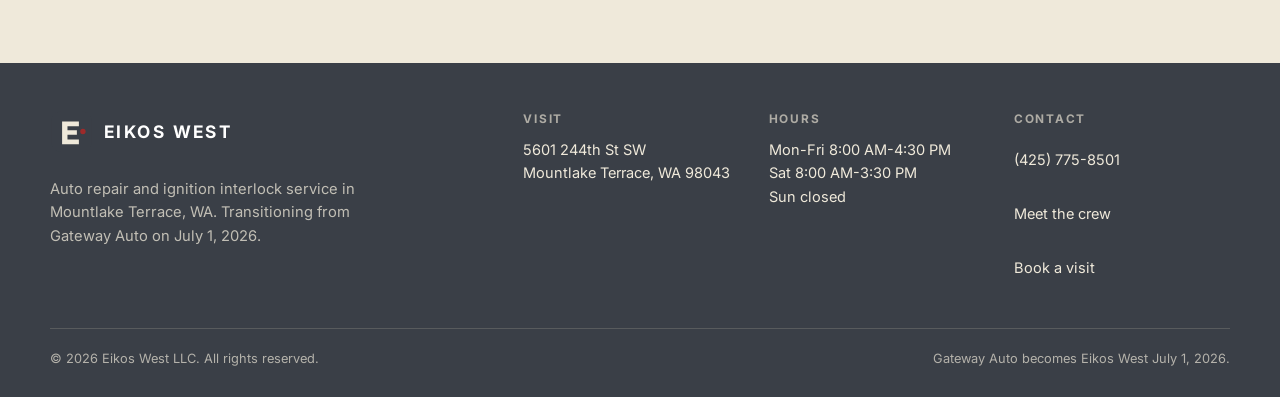
<file: contact/index.html>
<!doctype html>
<html lang="en">
  <head>
    <meta charset="utf-8">
    <meta name="viewport" content="width=device-width, initial-scale=1">
    <title>Contact &amp; Book Service | Eikos West | Mountlake Terrace, WA</title>
    <meta name="description" content="Contact Eikos West for auto repair or ignition interlock service at 5601 244th St SW in Mountlake Terrace, WA.">
    <link rel="canonical" href="https://alexkorol.github.io/eikos-west-site/contact/">
    <meta name="theme-color" content="#9e2a2a">
    <meta property="og:type" content="website">
    <meta property="og:site_name" content="Eikos West">
    <meta property="og:title" content="Contact & Book Service | Eikos West | Mountlake Terrace, WA">
    <meta property="og:description" content="Contact Eikos West for auto repair or ignition interlock service at 5601 244th St SW in Mountlake Terrace, WA.">
    <meta property="og:url" content="https://alexkorol.github.io/eikos-west-site/contact/">
    <meta property="og:image" content="https://alexkorol.github.io/eikos-west-site/assets/brand/og-image.png">
    <meta property="og:image:width" content="1200">
    <meta property="og:image:height" content="630">
    <meta property="og:image:alt" content="Illustration of the brick-red Eikos West storefront in Mountlake Terrace, WA">
    <meta name="twitter:card" content="summary_large_image">
    <link rel="icon" href="../assets/brand/eikos-mark.svg" type="image/svg+xml">
    <link rel="icon" href="../assets/brand/favicon-192.png" type="image/png" sizes="192x192">
    <link rel="apple-touch-icon" href="../assets/brand/apple-touch-icon.png">
    <link rel="preconnect" href="https://fonts.googleapis.com">
    <link rel="preconnect" href="https://fonts.gstatic.com" crossorigin>
    <link href="https://fonts.googleapis.com/css2?family=Barlow+Condensed:wght@500;600;700&amp;family=Inter:wght@400;500;600;700&amp;display=swap" rel="stylesheet">
    <link rel="stylesheet" href="../assets/css/styles.css?v=20260609-1">
    <script src="../assets/js/site.js?v=20260609-1" defer></script>
    <script type="application/ld+json">
    {
      "@context": "https://schema.org",
      "@type": "AutoRepair",
      "@id": "https://alexkorol.github.io/eikos-west-site/#shop",
      "name": "Eikos West",
      "alternateName": "Gateway Auto Repair",
      "description": "Auto repair, maintenance, and ignition interlock installation and calibration in Mountlake Terrace, WA. Gateway Auto Repair becomes Eikos West on July 1, 2026.",
      "url": "https://alexkorol.github.io/eikos-west-site/",
      "image": "https://alexkorol.github.io/eikos-west-site/assets/brand/og-image.png",
      "logo": "https://alexkorol.github.io/eikos-west-site/assets/brand/eikos-mark.svg",
      "telephone": "+14257758501",
      "address": {
        "@type": "PostalAddress",
        "streetAddress": "5601 244th St SW",
        "addressLocality": "Mountlake Terrace",
        "addressRegion": "WA",
        "postalCode": "98043",
        "addressCountry": "US"
      },
      "geo": {
        "@type": "GeoCoordinates",
        "latitude": 47.7779062,
        "longitude": -122.3087509
      },
      "hasMap": "https://www.google.com/maps?q=5601+244th+St+SW,+Mountlake+Terrace,+WA+98043",
      "openingHoursSpecification": [
        {
          "@type": "OpeningHoursSpecification",
          "dayOfWeek": [
            "Monday",
            "Tuesday",
            "Wednesday",
            "Thursday",
            "Friday"
          ],
          "opens": "08:00",
          "closes": "16:30"
        },
        {
          "@type": "OpeningHoursSpecification",
          "dayOfWeek": "Saturday",
          "opens": "08:00",
          "closes": "15:30"
        }
      ],
      "areaServed": [
        "Mountlake Terrace",
        "Lynnwood",
        "Edmonds",
        "Shoreline",
        "Brier",
        "Kenmore",
        "Lake Forest Park",
        "Bothell",
        "Woodway"
      ],
      "sameAs": [
        "https://gatewayautorepair.net/"
      ]
    }
    </script>
  </head>
  <body>
    <a class="skip-link" href="#main-content">Skip to main content</a>
    <header class="site-header" data-site-header>
      <div class="transition-note" data-transition-note>
        <div class="container"><strong data-launch-headline>Gateway Auto becomes Eikos West</strong><span data-launch-date>July 1, 2026</span><span class="transition-count" data-launch-count hidden></span></div>
      </div>
      <div class="container header-row">
        <a class="brand" href="../" aria-label="Eikos West home">
          <img src="../assets/brand/eikos-mark.svg" alt="">
          <span class="brand-word">EIKOS WEST</span>
        </a>
        <button class="menu-toggle" type="button" data-menu-toggle aria-controls="site-nav" aria-expanded="false">Menu</button>
        <nav class="site-nav" id="site-nav" data-site-nav aria-label="Primary navigation">
          <a href="../services/">Auto Repair</a>
          <a href="../interlock/">Interlock</a>
          <a href="../about/">About</a>
          <a href="../crew/">Crew</a>
          <a href="./" aria-current="page">Contact</a>
          <a class="button" href="./">Schedule Service</a>
        </nav>
      </div>
    </header>

    <main id="main-content">
      <section class="page-hero">
        <div class="container page-hero-grid">
          <div>
            <p class="eyebrow">Contact + book</p>
            <h1 class="display">Let us get you scheduled.</h1>
            <p>Call for repair appointments, interlock installation availability, or questions about your next calibration visit.</p>
          </div>
          <div class="page-hero-actions">
            <a class="button" href="tel:+14257758501">Call (425) 775-8501</a>
            <div class="booking-note">
              <strong>Online booking coming soon.</strong>
              <p>Please call the shop to request an appointment while the new booking link is being prepared.</p>
            </div>
          </div>
        </div>
      </section>

      <section class="section section--paper">
        <div class="container contact-grid">
          <div>
            <p class="eyebrow">Shop information</p>
            <h2 class="display section-title">Visit Eikos West.</h2>
            <div class="contact-cards">
              <div class="contact-card">
                <span>Address</span>
                <strong>5601 244th St SW<br>Mountlake Terrace, WA 98043</strong>
              </div>
              <div class="contact-card">
                <span>Phone</span>
                <a href="tel:+14257758501">(425) 775-8501</a>
                <p class="note">Additional published shop number: <a href="tel:+14256723441">(425) 672-3441</a></p>
              </div>
              <div class="contact-card">
                <span>Hours</span>
                <strong>Mon-Fri 8:00 AM-4:30 PM<br>Sat 8:00 AM-3:30 PM<br>Sun closed</strong>
              </div>
            </div>
          </div>
          <div class="map-frame">
            <iframe title="Map to Eikos West in Mountlake Terrace" loading="lazy" src="https://www.google.com/maps?q=5601+244th+St+SW,+Mountlake+Terrace,+WA+98043&amp;output=embed"></iframe>
          </div>
        </div>
      </section>

      <section class="section section--bone">
        <div class="container cta-panel">
          <div>
            <h2 class="display">Need an interlock install?</h2>
            <p>Call so we can confirm device requirements, appointment availability, what paperwork to bring, and the expected 1.5-3 hour appointment window.</p>
          </div>
          <div class="button-row">
            <a class="button" href="tel:+14257758501">Call for Availability</a>
            <a class="button button--secondary" href="../interlock/">Learn About Interlock</a>
          </div>
        </div>
      </section>
    </main>

    <footer class="site-footer">
      <div class="container">
        <div class="footer-grid">
          <div class="footer-brand">
            <a class="brand" href="../" aria-label="Eikos West home">
              <img src="../assets/brand/eikos-mark.svg" alt="">
              <span class="brand-word">EIKOS WEST</span>
            </a>
            <p>Auto repair and ignition interlock service in Mountlake Terrace, WA. Transitioning from Gateway Auto on July 1, 2026.</p>
          </div>
          <div class="footer-links">
            <div class="footer-group">
              <p class="footer-heading">Visit</p>
              <p>5601 244th St SW<br>Mountlake Terrace, WA 98043</p>
            </div>
            <div class="footer-group">
              <p class="footer-heading">Hours</p>
              <p>Mon-Fri 8:00 AM-4:30 PM<br>Sat 8:00 AM-3:30 PM<br>Sun closed</p>
            </div>
            <div class="footer-group">
              <p class="footer-heading">Contact</p>
              <a href="tel:+14257758501">(425) 775-8501</a>
              <a href="../crew/">Meet the crew</a>
              <a href="./">Book a visit</a>
            </div>
          </div>
        </div>
        <div class="footer-bottom">
          <span>&copy; 2026 Eikos West LLC. All rights reserved.</span>
          <span>Gateway Auto becomes Eikos West July 1, 2026.</span>
        </div>
      </div>
    </footer>
  </body>
</html>
</file>
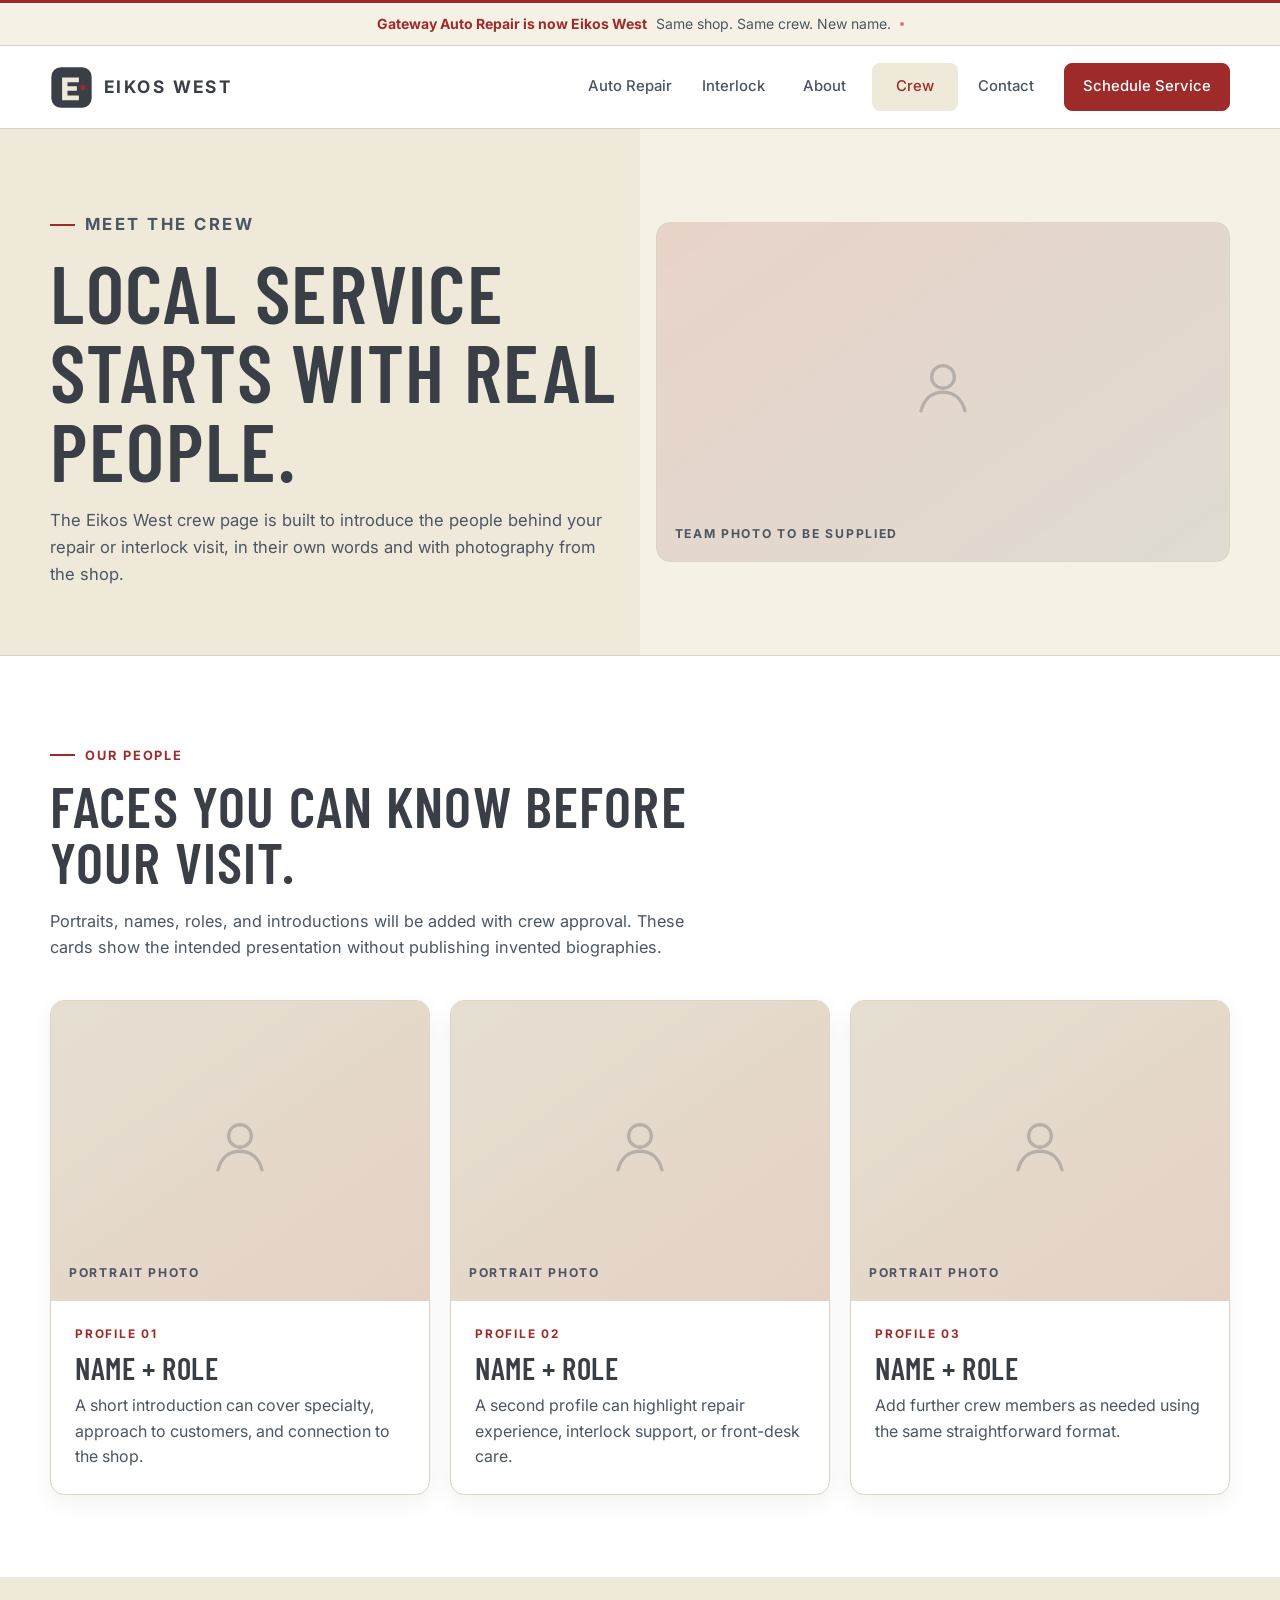
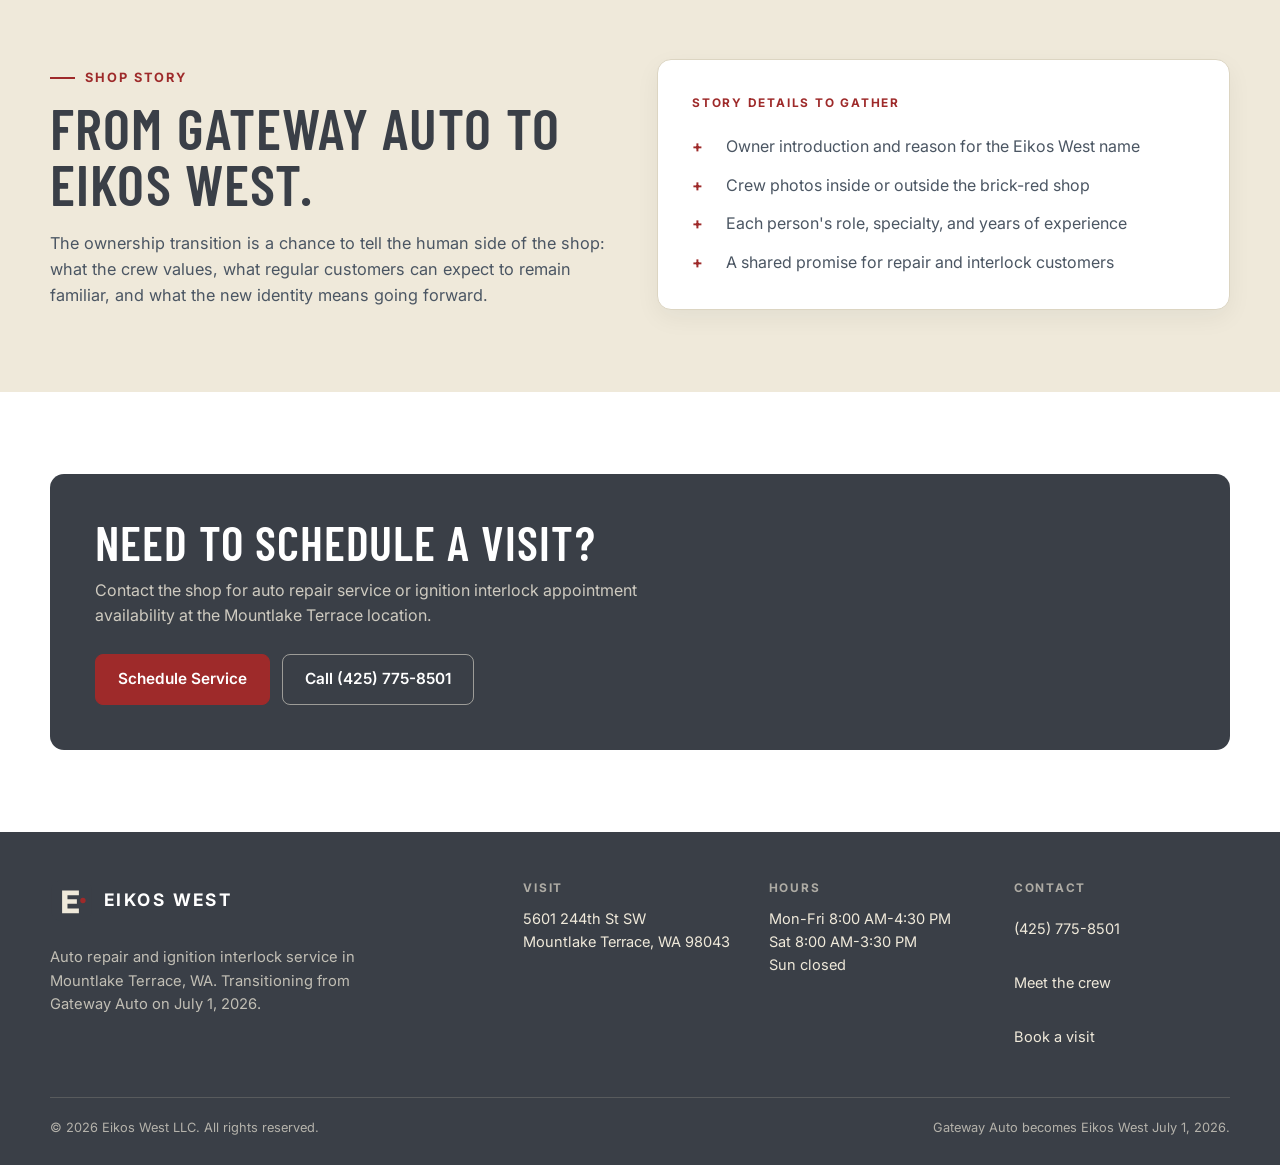
<file: crew/index.html>
<!doctype html>
<html lang="en">
  <head>
    <meta charset="utf-8">
    <meta name="viewport" content="width=device-width, initial-scale=1">
    <title>Meet the Crew | Eikos West | Mountlake Terrace, WA</title>
    <meta name="description" content="Meet the people behind Eikos West, the next chapter for Gateway Auto Repair in Mountlake Terrace, WA.">
    <link rel="canonical" href="https://alexkorol.github.io/eikos-west-site/crew/">
    <meta name="theme-color" content="#9e2a2a">
    <meta property="og:type" content="website">
    <meta property="og:site_name" content="Eikos West">
    <meta property="og:title" content="Meet the Crew | Eikos West | Mountlake Terrace, WA">
    <meta property="og:description" content="Meet the people behind Eikos West, the next chapter for Gateway Auto Repair in Mountlake Terrace, WA.">
    <meta property="og:url" content="https://alexkorol.github.io/eikos-west-site/crew/">
    <meta property="og:image" content="https://alexkorol.github.io/eikos-west-site/assets/brand/og-image.png">
    <meta property="og:image:width" content="1200">
    <meta property="og:image:height" content="630">
    <meta property="og:image:alt" content="Illustration of the brick-red Eikos West storefront in Mountlake Terrace, WA">
    <meta name="twitter:card" content="summary_large_image">
    <link rel="icon" href="../assets/brand/eikos-mark.svg" type="image/svg+xml">
    <link rel="icon" href="../assets/brand/favicon-192.png" type="image/png" sizes="192x192">
    <link rel="apple-touch-icon" href="../assets/brand/apple-touch-icon.png">
    <link rel="preconnect" href="https://fonts.googleapis.com">
    <link rel="preconnect" href="https://fonts.gstatic.com" crossorigin>
    <link href="https://fonts.googleapis.com/css2?family=Barlow+Condensed:wght@500;600;700&amp;family=Inter:wght@400;500;600;700&amp;display=swap" rel="stylesheet">
    <link rel="stylesheet" href="../assets/css/styles.css?v=20260609-1">
    <script src="../assets/js/site.js?v=20260609-1" defer></script>
    <script type="application/ld+json">
    {
      "@context": "https://schema.org",
      "@type": "AutoRepair",
      "@id": "https://alexkorol.github.io/eikos-west-site/#shop",
      "name": "Eikos West",
      "alternateName": "Gateway Auto Repair",
      "description": "Auto repair, maintenance, and ignition interlock installation and calibration in Mountlake Terrace, WA. Gateway Auto Repair becomes Eikos West on July 1, 2026.",
      "url": "https://alexkorol.github.io/eikos-west-site/",
      "image": "https://alexkorol.github.io/eikos-west-site/assets/brand/og-image.png",
      "logo": "https://alexkorol.github.io/eikos-west-site/assets/brand/eikos-mark.svg",
      "telephone": "+14257758501",
      "address": {
        "@type": "PostalAddress",
        "streetAddress": "5601 244th St SW",
        "addressLocality": "Mountlake Terrace",
        "addressRegion": "WA",
        "postalCode": "98043",
        "addressCountry": "US"
      },
      "geo": {
        "@type": "GeoCoordinates",
        "latitude": 47.7779062,
        "longitude": -122.3087509
      },
      "hasMap": "https://www.google.com/maps?q=5601+244th+St+SW,+Mountlake+Terrace,+WA+98043",
      "openingHoursSpecification": [
        {
          "@type": "OpeningHoursSpecification",
          "dayOfWeek": [
            "Monday",
            "Tuesday",
            "Wednesday",
            "Thursday",
            "Friday"
          ],
          "opens": "08:00",
          "closes": "16:30"
        },
        {
          "@type": "OpeningHoursSpecification",
          "dayOfWeek": "Saturday",
          "opens": "08:00",
          "closes": "15:30"
        }
      ],
      "areaServed": [
        "Mountlake Terrace",
        "Lynnwood",
        "Edmonds",
        "Shoreline",
        "Brier",
        "Kenmore",
        "Lake Forest Park",
        "Bothell",
        "Woodway"
      ],
      "sameAs": [
        "https://gatewayautorepair.net/"
      ]
    }
    </script>
  </head>
  <body>
    <a class="skip-link" href="#main-content">Skip to main content</a>
    <header class="site-header" data-site-header>
      <div class="transition-note" data-transition-note>
        <div class="container"><strong data-launch-headline>Gateway Auto becomes Eikos West</strong><span data-launch-date>July 1, 2026</span><span class="transition-count" data-launch-count hidden></span></div>
      </div>
      <div class="container header-row">
        <a class="brand" href="../" aria-label="Eikos West home">
          <img src="../assets/brand/eikos-mark.svg" alt="">
          <span class="brand-word">EIKOS WEST</span>
        </a>
        <button class="menu-toggle" type="button" data-menu-toggle aria-controls="site-nav" aria-expanded="false">Menu</button>
        <nav class="site-nav" id="site-nav" data-site-nav aria-label="Primary navigation">
          <a href="../services/">Auto Repair</a>
          <a href="../interlock/">Interlock</a>
          <a href="../about/">About</a>
          <a href="./" aria-current="page">Crew</a>
          <a href="../contact/">Contact</a>
          <a class="button" href="../contact/">Schedule Service</a>
        </nav>
      </div>
    </header>

    <main id="main-content">
      <section class="page-hero crew-hero">
        <div class="container page-hero-grid">
          <div>
            <p class="eyebrow">Meet the crew</p>
            <h1 class="display">Local service starts with real people.</h1>
            <p>The Eikos West crew page is built to introduce the people behind your repair or interlock visit, in their own words and with photography from the shop.</p>
          </div>
          <div class="crew-hero-photo"><svg class="portrait-icon" viewBox="0 0 48 48" aria-hidden="true" focusable="false"><circle cx="24" cy="16.5" r="8.5" fill="none" stroke="currentColor" stroke-width="2.5"/><path d="M7.5 42c2.4-9.4 8.6-14 16.5-14s14.1 4.6 16.5 14" fill="none" stroke="currentColor" stroke-width="2.5" stroke-linecap="round"/></svg><span>Team photo to be supplied</span></div>
        </div>
      </section>

      <section class="section section--paper">
        <div class="container">
          <p class="eyebrow">Our people</p>
          <h2 class="display section-title">Faces you can know before your visit.</h2>
          <p class="section-intro">Portraits, names, roles, and introductions will be added with crew approval. These cards show the intended presentation without publishing invented biographies.</p>
          <div class="crew-grid">
            <article class="crew-card">
              <div class="portrait-slot"><svg class="portrait-icon" viewBox="0 0 48 48" aria-hidden="true" focusable="false"><circle cx="24" cy="16.5" r="8.5" fill="none" stroke="currentColor" stroke-width="2.5"/><path d="M7.5 42c2.4-9.4 8.6-14 16.5-14s14.1 4.6 16.5 14" fill="none" stroke="currentColor" stroke-width="2.5" stroke-linecap="round"/></svg><span>Portrait photo</span></div>
              <div class="crew-card-copy">
                <p class="card-label">Profile 01</p>
                <h3 class="display">Name + Role</h3>
                <p>A short introduction can cover specialty, approach to customers, and connection to the shop.</p>
              </div>
            </article>
            <article class="crew-card">
              <div class="portrait-slot"><svg class="portrait-icon" viewBox="0 0 48 48" aria-hidden="true" focusable="false"><circle cx="24" cy="16.5" r="8.5" fill="none" stroke="currentColor" stroke-width="2.5"/><path d="M7.5 42c2.4-9.4 8.6-14 16.5-14s14.1 4.6 16.5 14" fill="none" stroke="currentColor" stroke-width="2.5" stroke-linecap="round"/></svg><span>Portrait photo</span></div>
              <div class="crew-card-copy">
                <p class="card-label">Profile 02</p>
                <h3 class="display">Name + Role</h3>
                <p>A second profile can highlight repair experience, interlock support, or front-desk care.</p>
              </div>
            </article>
            <article class="crew-card">
              <div class="portrait-slot"><svg class="portrait-icon" viewBox="0 0 48 48" aria-hidden="true" focusable="false"><circle cx="24" cy="16.5" r="8.5" fill="none" stroke="currentColor" stroke-width="2.5"/><path d="M7.5 42c2.4-9.4 8.6-14 16.5-14s14.1 4.6 16.5 14" fill="none" stroke="currentColor" stroke-width="2.5" stroke-linecap="round"/></svg><span>Portrait photo</span></div>
              <div class="crew-card-copy">
                <p class="card-label">Profile 03</p>
                <h3 class="display">Name + Role</h3>
                <p>Add further crew members as needed using the same straightforward format.</p>
              </div>
            </article>
          </div>
        </div>
      </section>

      <section class="section section--bone">
        <div class="container crew-story">
          <div>
            <p class="eyebrow">Shop story</p>
            <h2 class="display section-title">From Gateway Auto to Eikos West.</h2>
            <p class="section-intro">The ownership transition is a chance to tell the human side of the shop: what the crew values, what regular customers can expect to remain familiar, and what the new identity means going forward.</p>
          </div>
          <aside class="story-prompts">
            <p class="card-label">Story details to gather</p>
            <ul class="check-list">
              <li>Owner introduction and reason for the Eikos West name</li>
              <li>Crew photos inside or outside the brick-red shop</li>
              <li>Each person&apos;s role, specialty, and years of experience</li>
              <li>A shared promise for repair and interlock customers</li>
            </ul>
          </aside>
        </div>
      </section>

      <section class="section section--paper">
        <div class="container cta-panel">
          <div>
            <h2 class="display">Need to schedule a visit?</h2>
            <p>Contact the shop for auto repair service or ignition interlock appointment availability at the Mountlake Terrace location.</p>
          </div>
          <div class="button-row">
            <a class="button" href="../contact/">Schedule Service</a>
            <a class="button button--secondary" href="tel:+14257758501">Call (425) 775-8501</a>
          </div>
        </div>
      </section>
    </main>

    <footer class="site-footer">
      <div class="container">
        <div class="footer-grid">
          <div class="footer-brand">
            <a class="brand" href="../" aria-label="Eikos West home">
              <img src="../assets/brand/eikos-mark.svg" alt="">
              <span class="brand-word">EIKOS WEST</span>
            </a>
            <p>Auto repair and ignition interlock service in Mountlake Terrace, WA. Transitioning from Gateway Auto on July 1, 2026.</p>
          </div>
          <div class="footer-links">
            <div class="footer-group">
              <p class="footer-heading">Visit</p>
              <p>5601 244th St SW<br>Mountlake Terrace, WA 98043</p>
            </div>
            <div class="footer-group">
              <p class="footer-heading">Hours</p>
              <p>Mon-Fri 8:00 AM-4:30 PM<br>Sat 8:00 AM-3:30 PM<br>Sun closed</p>
            </div>
            <div class="footer-group">
              <p class="footer-heading">Contact</p>
              <a href="tel:+14257758501">(425) 775-8501</a>
              <a href="./">Meet the crew</a>
              <a href="../contact/">Book a visit</a>
            </div>
          </div>
        </div>
        <div class="footer-bottom">
          <span>&copy; 2026 Eikos West LLC. All rights reserved.</span>
          <span>Gateway Auto becomes Eikos West July 1, 2026.</span>
        </div>
      </div>
    </footer>
  </body>
</html>
</file>
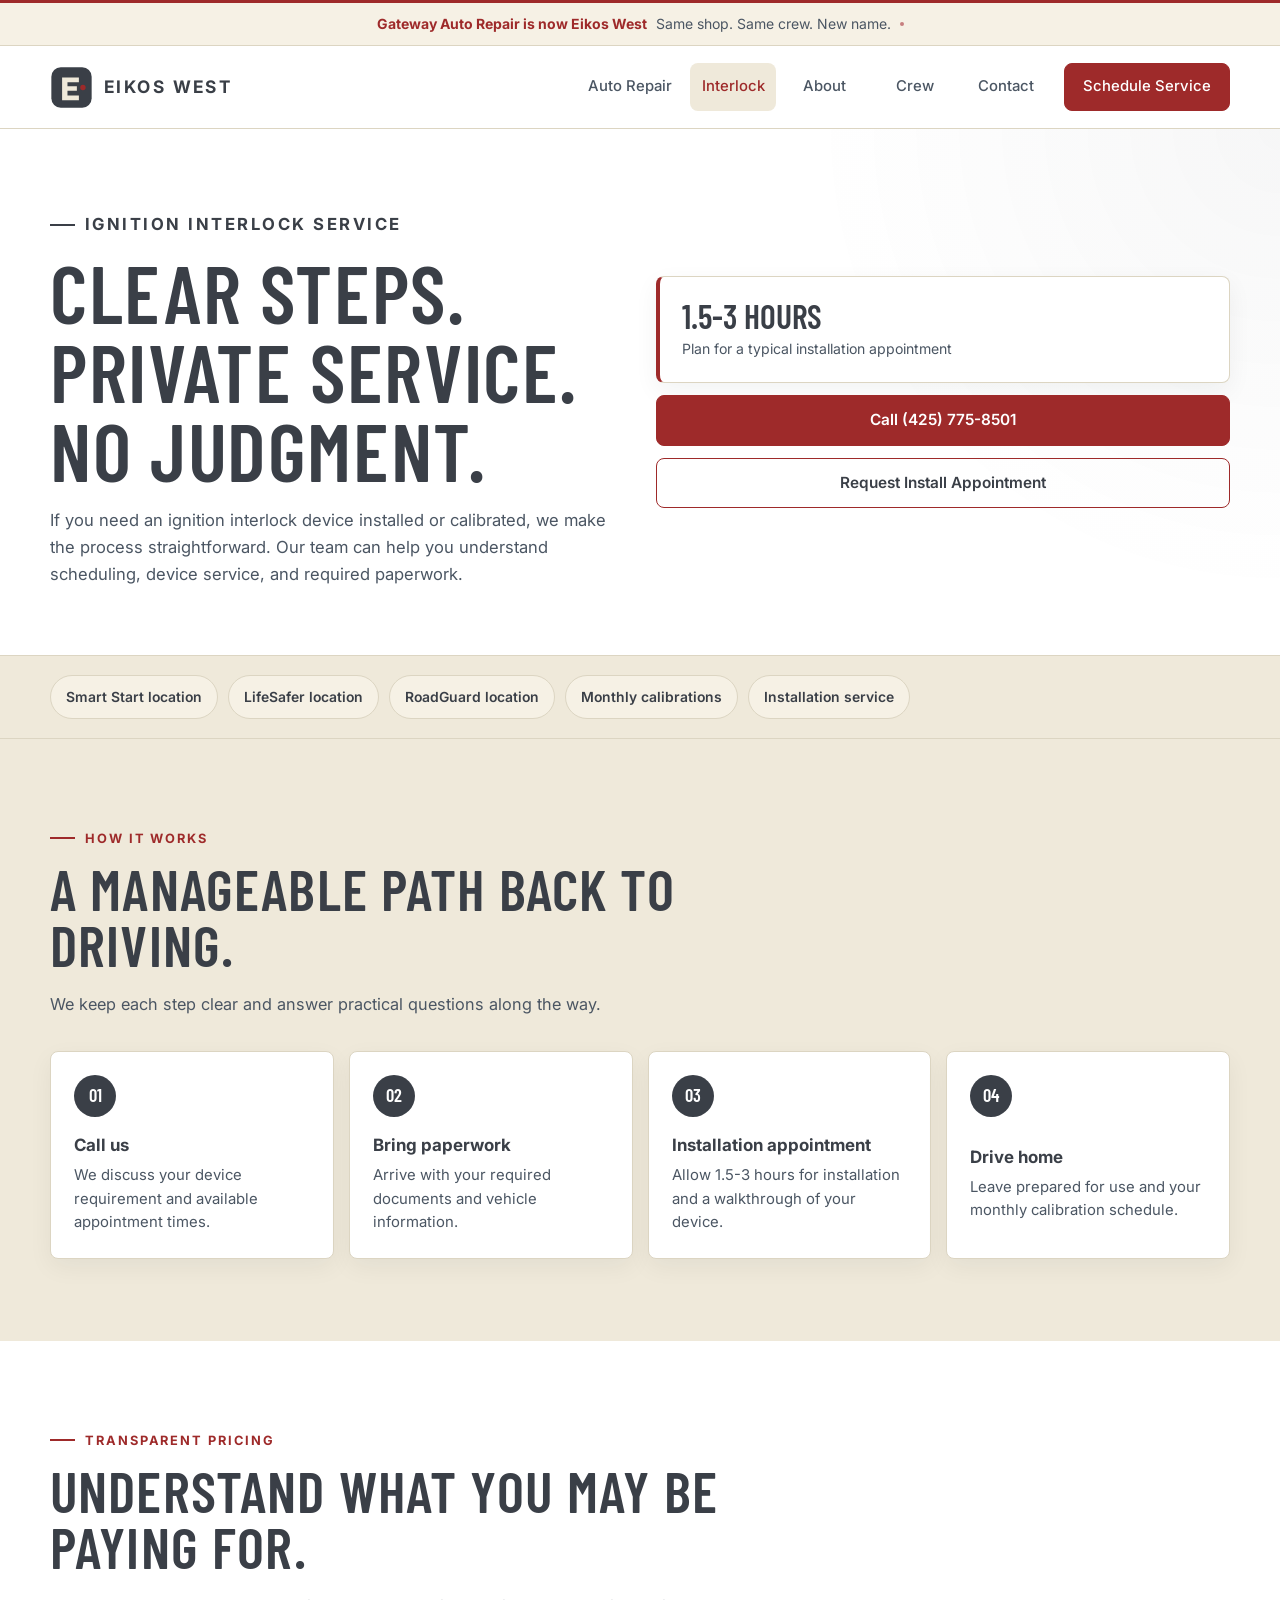
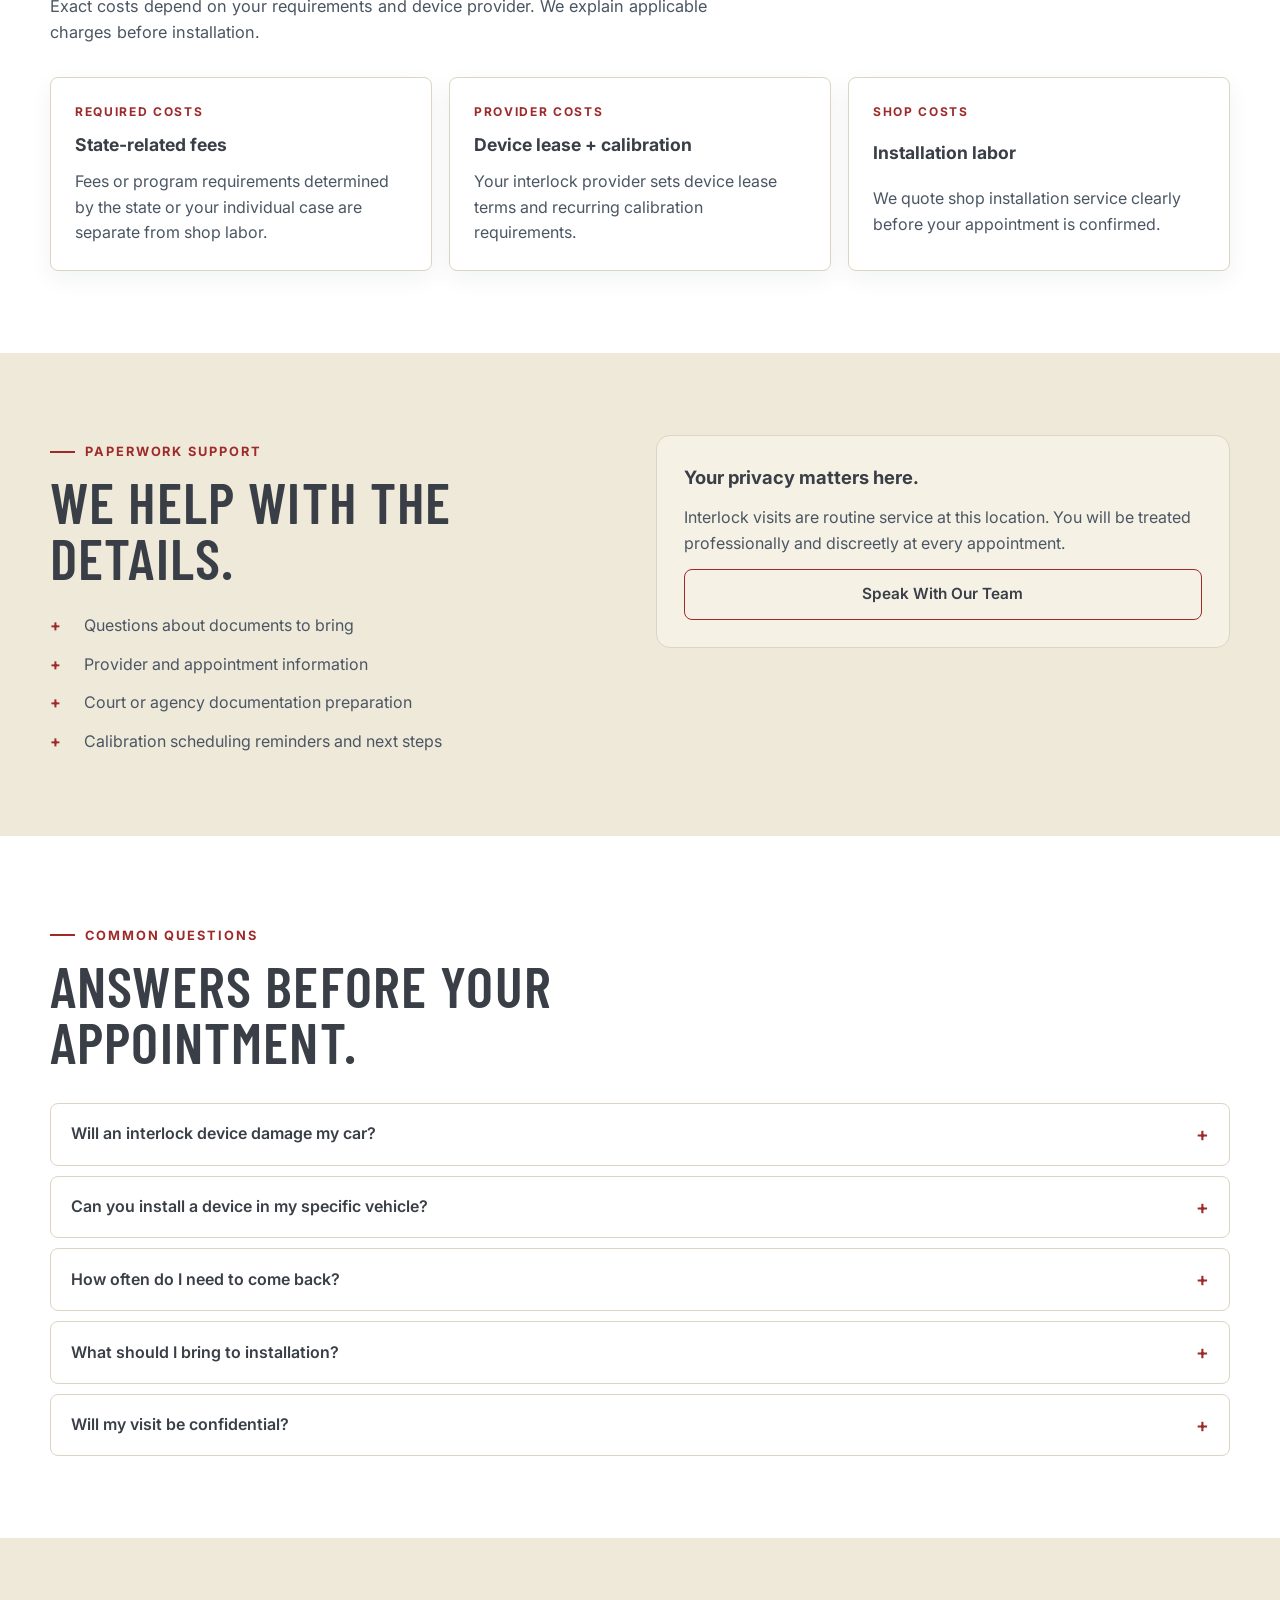
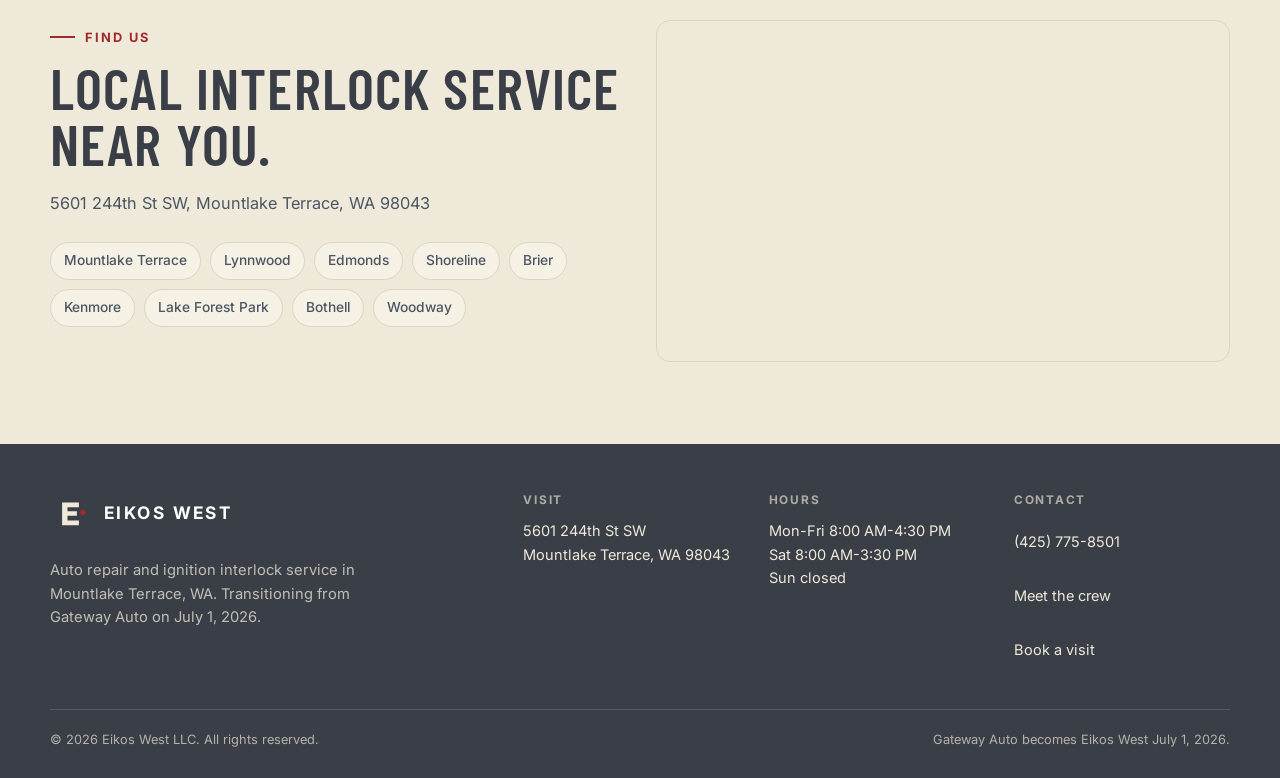
<file: interlock/index.html>
<!doctype html>
<html lang="en">
  <head>
    <meta charset="utf-8">
    <meta name="viewport" content="width=device-width, initial-scale=1">
    <title>Ignition Interlock Installation | Eikos West | Mountlake Terrace, WA</title>
    <meta name="description" content="Judgment-free ignition interlock installation and calibration in Mountlake Terrace. Gateway Auto Repair is listed by Smart Start, LifeSafer, and RoadGuard at this location.">
    <link rel="canonical" href="https://alexkorol.github.io/eikos-west-site/interlock/">
    <meta name="theme-color" content="#9e2a2a">
    <meta property="og:type" content="website">
    <meta property="og:site_name" content="Eikos West">
    <meta property="og:title" content="Ignition Interlock Installation | Eikos West | Mountlake Terrace, WA">
    <meta property="og:description" content="Judgment-free ignition interlock installation and calibration in Mountlake Terrace. Gateway Auto Repair is listed by Smart Start, LifeSafer, and RoadGuard at this location.">
    <meta property="og:url" content="https://alexkorol.github.io/eikos-west-site/interlock/">
    <meta property="og:image" content="https://alexkorol.github.io/eikos-west-site/assets/brand/og-image.png">
    <meta property="og:image:width" content="1200">
    <meta property="og:image:height" content="630">
    <meta property="og:image:alt" content="Illustration of the brick-red Eikos West storefront in Mountlake Terrace, WA">
    <meta name="twitter:card" content="summary_large_image">
    <link rel="icon" href="../assets/brand/eikos-mark.svg" type="image/svg+xml">
    <link rel="icon" href="../assets/brand/favicon-192.png" type="image/png" sizes="192x192">
    <link rel="apple-touch-icon" href="../assets/brand/apple-touch-icon.png">
    <link rel="preconnect" href="https://fonts.googleapis.com">
    <link rel="preconnect" href="https://fonts.gstatic.com" crossorigin>
    <link href="https://fonts.googleapis.com/css2?family=Barlow+Condensed:wght@500;600;700&amp;family=Inter:wght@400;500;600;700&amp;display=swap" rel="stylesheet">
    <link rel="stylesheet" href="../assets/css/styles.css?v=20260609-1">
    <script src="../assets/js/site.js?v=20260609-1" defer></script>
    <script type="application/ld+json">
    {
      "@context": "https://schema.org",
      "@type": "AutoRepair",
      "@id": "https://alexkorol.github.io/eikos-west-site/#shop",
      "name": "Eikos West",
      "alternateName": "Gateway Auto Repair",
      "description": "Auto repair, maintenance, and ignition interlock installation and calibration in Mountlake Terrace, WA. Gateway Auto Repair becomes Eikos West on July 1, 2026.",
      "url": "https://alexkorol.github.io/eikos-west-site/",
      "image": "https://alexkorol.github.io/eikos-west-site/assets/brand/og-image.png",
      "logo": "https://alexkorol.github.io/eikos-west-site/assets/brand/eikos-mark.svg",
      "telephone": "+14257758501",
      "address": {
        "@type": "PostalAddress",
        "streetAddress": "5601 244th St SW",
        "addressLocality": "Mountlake Terrace",
        "addressRegion": "WA",
        "postalCode": "98043",
        "addressCountry": "US"
      },
      "geo": {
        "@type": "GeoCoordinates",
        "latitude": 47.7779062,
        "longitude": -122.3087509
      },
      "hasMap": "https://www.google.com/maps?q=5601+244th+St+SW,+Mountlake+Terrace,+WA+98043",
      "openingHoursSpecification": [
        {
          "@type": "OpeningHoursSpecification",
          "dayOfWeek": [
            "Monday",
            "Tuesday",
            "Wednesday",
            "Thursday",
            "Friday"
          ],
          "opens": "08:00",
          "closes": "16:30"
        },
        {
          "@type": "OpeningHoursSpecification",
          "dayOfWeek": "Saturday",
          "opens": "08:00",
          "closes": "15:30"
        }
      ],
      "areaServed": [
        "Mountlake Terrace",
        "Lynnwood",
        "Edmonds",
        "Shoreline",
        "Brier",
        "Kenmore",
        "Lake Forest Park",
        "Bothell",
        "Woodway"
      ],
      "sameAs": [
        "https://gatewayautorepair.net/"
      ]
    }
    </script>
    <script type="application/ld+json">
    {
      "@context": "https://schema.org",
      "@type": "FAQPage",
      "mainEntity": [
        {
          "@type": "Question",
          "name": "Will an interlock device damage my car?",
          "acceptedAnswer": {
            "@type": "Answer",
            "text": "Professional installation is intended to integrate the required device correctly with your vehicle. We will explain the installation and removal process for your specific vehicle."
          }
        },
        {
          "@type": "Question",
          "name": "Can you install a device in my specific vehicle?",
          "acceptedAnswer": {
            "@type": "Answer",
            "text": "Call with your year, make, and model so the team can confirm device compatibility and scheduling before your appointment."
          }
        },
        {
          "@type": "Question",
          "name": "How often do I need to come back?",
          "acceptedAnswer": {
            "@type": "Answer",
            "text": "Interlock devices generally require monthly calibrations. Your provider and requirements determine the exact schedule, which we will help you understand."
          }
        },
        {
          "@type": "Question",
          "name": "What should I bring to installation?",
          "acceptedAnswer": {
            "@type": "Answer",
            "text": "Bring required court or DOL documentation, your provider information if already assigned, identification, and the vehicle needing installation. Call first if you are uncertain."
          }
        },
        {
          "@type": "Question",
          "name": "Will my visit be confidential?",
          "acceptedAnswer": {
            "@type": "Answer",
            "text": "We handle ignition interlock service discreetly and professionally. Our team treats the purpose of your appointment with respect."
          }
        }
      ]
    }
    </script>
  </head>
  <body>
    <a class="skip-link" href="#main-content">Skip to main content</a>
    <header class="site-header" data-site-header>
      <div class="transition-note" data-transition-note>
        <div class="container"><strong data-launch-headline>Gateway Auto becomes Eikos West</strong><span data-launch-date>July 1, 2026</span><span class="transition-count" data-launch-count hidden></span></div>
      </div>
      <div class="container header-row">
        <a class="brand" href="../" aria-label="Eikos West home">
          <img src="../assets/brand/eikos-mark.svg" alt="">
          <span class="brand-word">EIKOS WEST</span>
        </a>
        <button class="menu-toggle" type="button" data-menu-toggle aria-controls="site-nav" aria-expanded="false">Menu</button>
        <nav class="site-nav" id="site-nav" data-site-nav aria-label="Primary navigation">
          <a href="../services/">Auto Repair</a>
          <a href="./" aria-current="page">Interlock</a>
          <a href="../about/">About</a>
          <a href="../crew/">Crew</a>
          <a href="../contact/">Contact</a>
          <a class="button" href="../contact/">Schedule Service</a>
        </nav>
      </div>
    </header>

    <main id="main-content">
      <section class="page-hero calm-hero">
        <div class="container page-hero-grid">
          <div>
            <p class="eyebrow">Ignition interlock service</p>
            <h1 class="display">Clear steps. Private service. No judgment.</h1>
            <p>If you need an ignition interlock device installed or calibrated, we make the process straightforward. Our team can help you understand scheduling, device service, and required paperwork.</p>
          </div>
          <div class="page-hero-actions">
            <div class="stat-card">
              <strong>1.5-3 Hours</strong>
              <span>Plan for a typical installation appointment</span>
            </div>
            <a class="button" href="tel:+14257758501">Call (425) 775-8501</a>
            <a class="button button--secondary" href="../contact/">Request Install Appointment</a>
          </div>
        </div>
      </section>

      <section class="interlock-badges" aria-label="Interlock provider and service information">
        <div class="container badge-row">
          <span class="badge">Smart Start location</span>
          <span class="badge">LifeSafer location</span>
          <span class="badge">RoadGuard location</span>
          <span class="badge">Monthly calibrations</span>
          <span class="badge">Installation service</span>
        </div>
      </section>

      <section class="section section--bone">
        <div class="container">
          <p class="eyebrow">How it works</p>
          <h2 class="display section-title">A manageable path back to driving.</h2>
          <p class="section-intro">We keep each step clear and answer practical questions along the way.</p>
          <ol class="steps">
            <li class="step">
              <div>
                <h3>Call us</h3>
                <p>We discuss your device requirement and available appointment times.</p>
              </div>
            </li>
            <li class="step">
              <div>
                <h3>Bring paperwork</h3>
                <p>Arrive with your required documents and vehicle information.</p>
              </div>
            </li>
            <li class="step">
              <div>
                <h3>Installation appointment</h3>
                <p>Allow 1.5-3 hours for installation and a walkthrough of your device.</p>
              </div>
            </li>
            <li class="step">
              <div>
                <h3>Drive home</h3>
                <p>Leave prepared for use and your monthly calibration schedule.</p>
              </div>
            </li>
          </ol>
        </div>
      </section>

      <section class="section section--paper">
        <div class="container">
          <p class="eyebrow">Transparent pricing</p>
          <h2 class="display section-title">Understand what you may be paying for.</h2>
          <p class="section-intro">Exact costs depend on your requirements and device provider. We explain applicable charges before installation.</p>
          <div class="pricing-grid">
            <article class="pricing-card">
              <span>Required costs</span>
              <h3>State-related fees</h3>
              <p>Fees or program requirements determined by the state or your individual case are separate from shop labor.</p>
            </article>
            <article class="pricing-card">
              <span>Provider costs</span>
              <h3>Device lease + calibration</h3>
              <p>Your interlock provider sets device lease terms and recurring calibration requirements.</p>
            </article>
            <article class="pricing-card">
              <span>Shop costs</span>
              <h3>Installation labor</h3>
              <p>We quote shop installation service clearly before your appointment is confirmed.</p>
            </article>
          </div>
        </div>
      </section>

      <section class="section section--bone">
        <div class="container paperwork-grid">
          <div>
            <p class="eyebrow">Paperwork support</p>
            <h2 class="display section-title">We help with the details.</h2>
            <ul class="check-list">
              <li>Questions about documents to bring</li>
              <li>Provider and appointment information</li>
              <li>Court or agency documentation preparation</li>
              <li>Calibration scheduling reminders and next steps</li>
            </ul>
          </div>
          <aside class="privacy-panel">
            <h3>Your privacy matters here.</h3>
            <p>Interlock visits are routine service at this location. You will be treated professionally and discreetly at every appointment.</p>
            <a class="button button--secondary" href="tel:+14257758501">Speak With Our Team</a>
          </aside>
        </div>
      </section>

      <section class="section section--paper">
        <div class="container">
          <p class="eyebrow">Common questions</p>
          <h2 class="display section-title">Answers before your appointment.</h2>
          <div class="faq">
            <details>
              <summary>Will an interlock device damage my car?</summary>
              <p>Professional installation is intended to integrate the required device correctly with your vehicle. We will explain the installation and removal process for your specific vehicle.</p>
            </details>
            <details>
              <summary>Can you install a device in my specific vehicle?</summary>
              <p>Call with your year, make, and model so the team can confirm device compatibility and scheduling before your appointment.</p>
            </details>
            <details>
              <summary>How often do I need to come back?</summary>
              <p>Interlock devices generally require monthly calibrations. Your provider and requirements determine the exact schedule, which we will help you understand.</p>
            </details>
            <details>
              <summary>What should I bring to installation?</summary>
              <p>Bring required court or DOL documentation, your provider information if already assigned, identification, and the vehicle needing installation. Call first if you are uncertain.</p>
            </details>
            <details>
              <summary>Will my visit be confidential?</summary>
              <p>We handle ignition interlock service discreetly and professionally. Our team treats the purpose of your appointment with respect.</p>
            </details>
          </div>
        </div>
      </section>

      <section class="section section--bone">
        <div class="container location-grid">
          <div>
            <p class="eyebrow">Find us</p>
            <h2 class="display section-title">Local interlock service near you.</h2>
            <p class="section-intro">5601 244th St SW, Mountlake Terrace, WA 98043</p>
            <div class="chips" aria-label="Interlock service areas">
              <span class="chip">Mountlake Terrace</span>
              <span class="chip">Lynnwood</span>
              <span class="chip">Edmonds</span>
              <span class="chip">Shoreline</span>
              <span class="chip">Brier</span>
              <span class="chip">Kenmore</span>
              <span class="chip">Lake Forest Park</span>
              <span class="chip">Bothell</span>
              <span class="chip">Woodway</span>
            </div>
          </div>
          <div class="map-frame">
            <iframe title="Map to Eikos West in Mountlake Terrace" loading="lazy" src="https://www.google.com/maps?q=5601+244th+St+SW,+Mountlake+Terrace,+WA+98043&amp;output=embed"></iframe>
          </div>
        </div>
      </section>
    </main>

    <footer class="site-footer">
      <div class="container">
        <div class="footer-grid">
          <div class="footer-brand">
            <a class="brand" href="../" aria-label="Eikos West home">
              <img src="../assets/brand/eikos-mark.svg" alt="">
              <span class="brand-word">EIKOS WEST</span>
            </a>
            <p>Auto repair and ignition interlock service in Mountlake Terrace, WA. Transitioning from Gateway Auto on July 1, 2026.</p>
          </div>
          <div class="footer-links">
            <div class="footer-group">
              <p class="footer-heading">Visit</p>
              <p>5601 244th St SW<br>Mountlake Terrace, WA 98043</p>
            </div>
            <div class="footer-group">
              <p class="footer-heading">Hours</p>
              <p>Mon-Fri 8:00 AM-4:30 PM<br>Sat 8:00 AM-3:30 PM<br>Sun closed</p>
            </div>
            <div class="footer-group">
              <p class="footer-heading">Contact</p>
              <a href="tel:+14257758501">(425) 775-8501</a>
              <a href="../crew/">Meet the crew</a>
              <a href="../contact/">Book a visit</a>
            </div>
          </div>
        </div>
        <div class="footer-bottom">
          <span>&copy; 2026 Eikos West LLC. All rights reserved.</span>
          <span>Gateway Auto becomes Eikos West July 1, 2026.</span>
        </div>
      </div>
    </footer>
  </body>
</html>
</file>
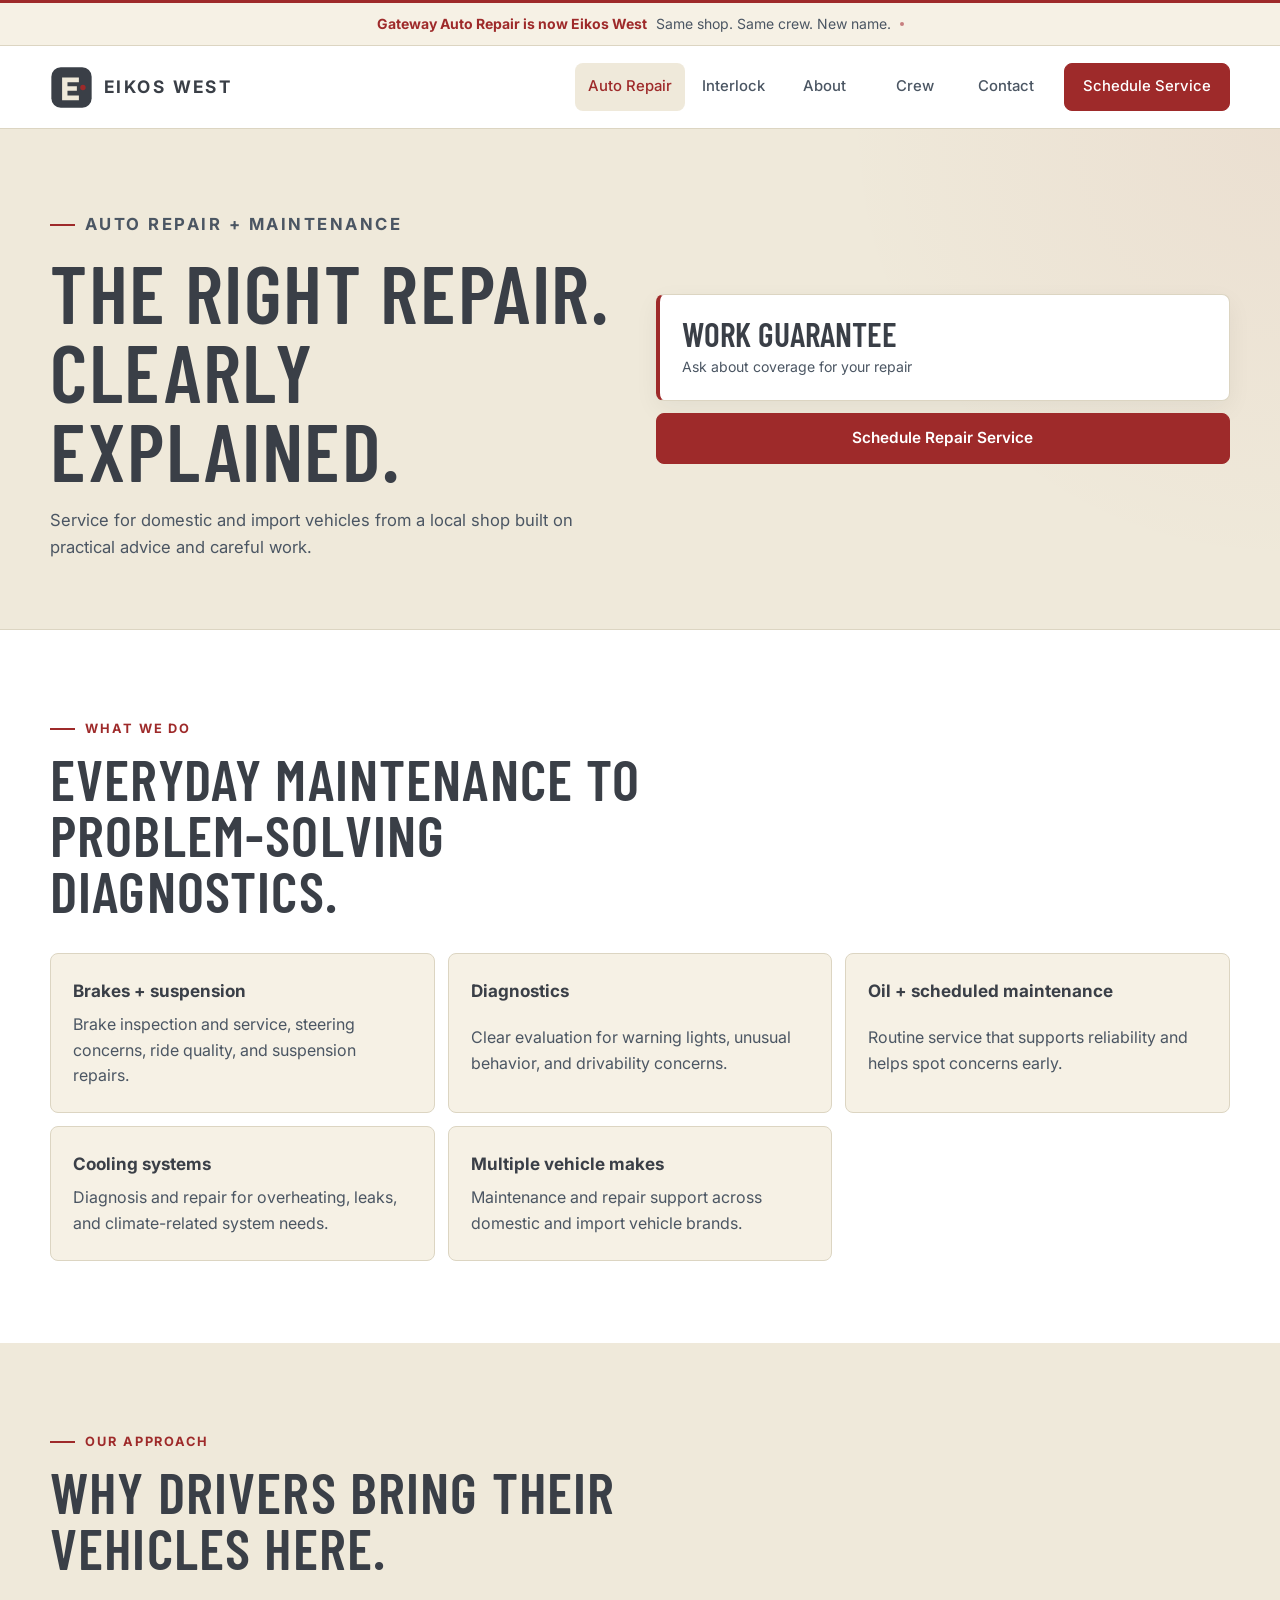
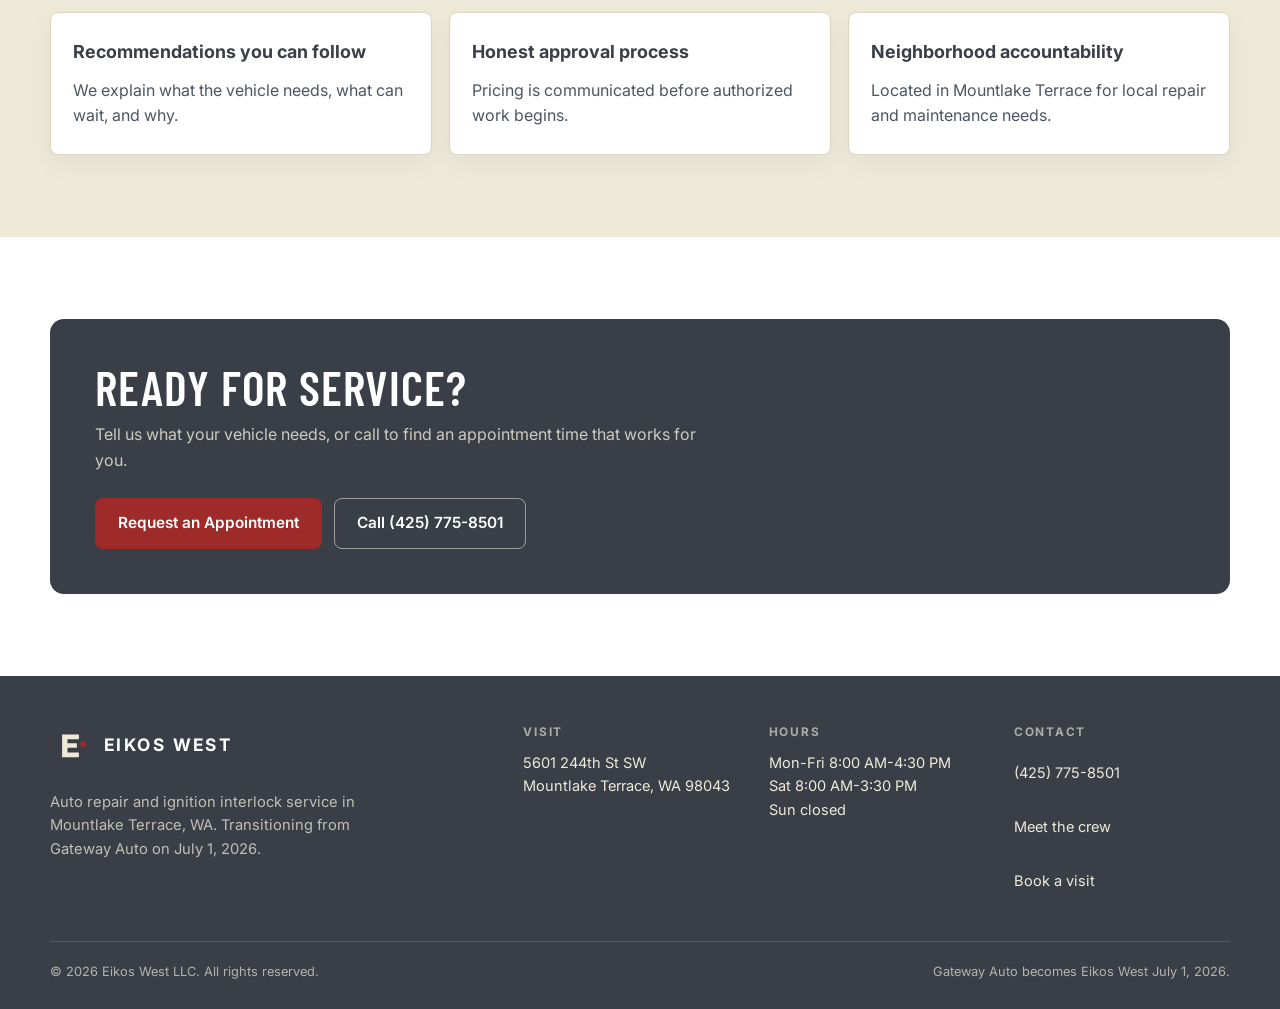
<file: services/index.html>
<!doctype html>
<html lang="en">
  <head>
    <meta charset="utf-8">
    <meta name="viewport" content="width=device-width, initial-scale=1">
    <title>Auto Repair Services | Eikos West | Mountlake Terrace, WA</title>
    <meta name="description" content="Auto repair and maintenance for domestic and import vehicles at Eikos West in Mountlake Terrace, WA.">
    <link rel="canonical" href="https://alexkorol.github.io/eikos-west-site/services/">
    <meta name="theme-color" content="#9e2a2a">
    <meta property="og:type" content="website">
    <meta property="og:site_name" content="Eikos West">
    <meta property="og:title" content="Auto Repair Services | Eikos West | Mountlake Terrace, WA">
    <meta property="og:description" content="Auto repair and maintenance for domestic and import vehicles at Eikos West in Mountlake Terrace, WA.">
    <meta property="og:url" content="https://alexkorol.github.io/eikos-west-site/services/">
    <meta property="og:image" content="https://alexkorol.github.io/eikos-west-site/assets/brand/og-image.png">
    <meta property="og:image:width" content="1200">
    <meta property="og:image:height" content="630">
    <meta property="og:image:alt" content="Illustration of the brick-red Eikos West storefront in Mountlake Terrace, WA">
    <meta name="twitter:card" content="summary_large_image">
    <link rel="icon" href="../assets/brand/eikos-mark.svg" type="image/svg+xml">
    <link rel="icon" href="../assets/brand/favicon-192.png" type="image/png" sizes="192x192">
    <link rel="apple-touch-icon" href="../assets/brand/apple-touch-icon.png">
    <link rel="preconnect" href="https://fonts.googleapis.com">
    <link rel="preconnect" href="https://fonts.gstatic.com" crossorigin>
    <link href="https://fonts.googleapis.com/css2?family=Barlow+Condensed:wght@500;600;700&amp;family=Inter:wght@400;500;600;700&amp;display=swap" rel="stylesheet">
    <link rel="stylesheet" href="../assets/css/styles.css?v=20260609-1">
    <script src="../assets/js/site.js?v=20260609-1" defer></script>
    <script type="application/ld+json">
    {
      "@context": "https://schema.org",
      "@type": "AutoRepair",
      "@id": "https://alexkorol.github.io/eikos-west-site/#shop",
      "name": "Eikos West",
      "alternateName": "Gateway Auto Repair",
      "description": "Auto repair, maintenance, and ignition interlock installation and calibration in Mountlake Terrace, WA. Gateway Auto Repair becomes Eikos West on July 1, 2026.",
      "url": "https://alexkorol.github.io/eikos-west-site/",
      "image": "https://alexkorol.github.io/eikos-west-site/assets/brand/og-image.png",
      "logo": "https://alexkorol.github.io/eikos-west-site/assets/brand/eikos-mark.svg",
      "telephone": "+14257758501",
      "address": {
        "@type": "PostalAddress",
        "streetAddress": "5601 244th St SW",
        "addressLocality": "Mountlake Terrace",
        "addressRegion": "WA",
        "postalCode": "98043",
        "addressCountry": "US"
      },
      "geo": {
        "@type": "GeoCoordinates",
        "latitude": 47.7779062,
        "longitude": -122.3087509
      },
      "hasMap": "https://www.google.com/maps?q=5601+244th+St+SW,+Mountlake+Terrace,+WA+98043",
      "openingHoursSpecification": [
        {
          "@type": "OpeningHoursSpecification",
          "dayOfWeek": [
            "Monday",
            "Tuesday",
            "Wednesday",
            "Thursday",
            "Friday"
          ],
          "opens": "08:00",
          "closes": "16:30"
        },
        {
          "@type": "OpeningHoursSpecification",
          "dayOfWeek": "Saturday",
          "opens": "08:00",
          "closes": "15:30"
        }
      ],
      "areaServed": [
        "Mountlake Terrace",
        "Lynnwood",
        "Edmonds",
        "Shoreline",
        "Brier",
        "Kenmore",
        "Lake Forest Park",
        "Bothell",
        "Woodway"
      ],
      "sameAs": [
        "https://gatewayautorepair.net/"
      ]
    }
    </script>
  </head>
  <body>
    <a class="skip-link" href="#main-content">Skip to main content</a>
    <header class="site-header" data-site-header>
      <div class="transition-note" data-transition-note>
        <div class="container"><strong data-launch-headline>Gateway Auto becomes Eikos West</strong><span data-launch-date>July 1, 2026</span><span class="transition-count" data-launch-count hidden></span></div>
      </div>
      <div class="container header-row">
        <a class="brand" href="../" aria-label="Eikos West home">
          <img src="../assets/brand/eikos-mark.svg" alt="">
          <span class="brand-word">EIKOS WEST</span>
        </a>
        <button class="menu-toggle" type="button" data-menu-toggle aria-controls="site-nav" aria-expanded="false">Menu</button>
        <nav class="site-nav" id="site-nav" data-site-nav aria-label="Primary navigation">
          <a href="./" aria-current="page">Auto Repair</a>
          <a href="../interlock/">Interlock</a>
          <a href="../about/">About</a>
          <a href="../crew/">Crew</a>
          <a href="../contact/">Contact</a>
          <a class="button" href="../contact/">Schedule Service</a>
        </nav>
      </div>
    </header>

    <main id="main-content">
      <section class="page-hero">
        <div class="container page-hero-grid">
          <div>
            <p class="eyebrow">Auto repair + maintenance</p>
            <h1 class="display">The right repair. Clearly explained.</h1>
            <p>Service for domestic and import vehicles from a local shop built on practical advice and careful work.</p>
          </div>
          <div class="page-hero-actions">
            <div class="stat-card">
              <strong>Work Guarantee</strong>
              <span>Ask about coverage for your repair</span>
            </div>
            <a class="button" href="../contact/">Schedule Repair Service</a>
          </div>
        </div>
      </section>

      <section class="section section--paper">
        <div class="container">
          <p class="eyebrow">What we do</p>
          <h2 class="display section-title">Everyday maintenance to problem-solving diagnostics.</h2>
          <div class="repair-list">
            <article>
              <h3>Brakes + suspension</h3>
              <p>Brake inspection and service, steering concerns, ride quality, and suspension repairs.</p>
            </article>
            <article>
              <h3>Diagnostics</h3>
              <p>Clear evaluation for warning lights, unusual behavior, and drivability concerns.</p>
            </article>
            <article>
              <h3>Oil + scheduled maintenance</h3>
              <p>Routine service that supports reliability and helps spot concerns early.</p>
            </article>
            <article>
              <h3>Cooling systems</h3>
              <p>Diagnosis and repair for overheating, leaks, and climate-related system needs.</p>
            </article>
            <article>
              <h3>Multiple vehicle makes</h3>
              <p>Maintenance and repair support across domestic and import vehicle brands.</p>
            </article>
          </div>
        </div>
      </section>

      <section class="section section--bone">
        <div class="container">
          <p class="eyebrow">Our approach</p>
          <h2 class="display section-title">Why drivers bring their vehicles here.</h2>
          <div class="feature-grid">
            <article class="feature-card">
              <h3>Recommendations you can follow</h3>
              <p>We explain what the vehicle needs, what can wait, and why.</p>
            </article>
            <article class="feature-card">
              <h3>Honest approval process</h3>
              <p>Pricing is communicated before authorized work begins.</p>
            </article>
            <article class="feature-card">
              <h3>Neighborhood accountability</h3>
              <p>Located in Mountlake Terrace for local repair and maintenance needs.</p>
            </article>
          </div>
        </div>
      </section>

      <section class="section">
        <div class="container cta-panel">
          <div>
            <h2 class="display">Ready for service?</h2>
            <p>Tell us what your vehicle needs, or call to find an appointment time that works for you.</p>
          </div>
          <div class="button-row">
            <a class="button" href="../contact/">Request an Appointment</a>
            <a class="button button--secondary" href="tel:+14257758501">Call (425) 775-8501</a>
          </div>
        </div>
      </section>
    </main>

    <footer class="site-footer">
      <div class="container">
        <div class="footer-grid">
          <div class="footer-brand">
            <a class="brand" href="../" aria-label="Eikos West home">
              <img src="../assets/brand/eikos-mark.svg" alt="">
              <span class="brand-word">EIKOS WEST</span>
            </a>
            <p>Auto repair and ignition interlock service in Mountlake Terrace, WA. Transitioning from Gateway Auto on July 1, 2026.</p>
          </div>
          <div class="footer-links">
            <div class="footer-group">
              <p class="footer-heading">Visit</p>
              <p>5601 244th St SW<br>Mountlake Terrace, WA 98043</p>
            </div>
            <div class="footer-group">
              <p class="footer-heading">Hours</p>
              <p>Mon-Fri 8:00 AM-4:30 PM<br>Sat 8:00 AM-3:30 PM<br>Sun closed</p>
            </div>
            <div class="footer-group">
              <p class="footer-heading">Contact</p>
              <a href="tel:+14257758501">(425) 775-8501</a>
              <a href="../crew/">Meet the crew</a>
              <a href="../contact/">Book a visit</a>
            </div>
          </div>
        </div>
        <div class="footer-bottom">
          <span>&copy; 2026 Eikos West LLC. All rights reserved.</span>
          <span>Gateway Auto becomes Eikos West July 1, 2026.</span>
        </div>
      </div>
    </footer>
  </body>
</html>
</file>
<file: assets/css/styles.css>
:root {
  --slate: #3a3f47;
  --slate-light: #474d56;
  --heritage: #9e2a2a;
  --heritage-deep: #761818;
  --heritage-tint: #c77f7f;
  --bone: #efe9da;
  --bone-light: #f6f1e5;
  --paper: #ffffff;
  --ink: #1a1f26;
  --ink-soft: #4b5663;
  --line: #dcd5c2;
  --line-strong: #cbc1aa;
  --display: "Barlow Condensed", "Arial Narrow", Arial, sans-serif;
  --body: "Inter", Arial, sans-serif;
  --shadow: 0 20px 48px rgba(26, 31, 38, 0.11);
  --shadow-soft: 0 8px 24px rgba(26, 31, 38, 0.055);
  --max: 1180px;
  --radius: 14px;
  --radius-small: 8px;
}

*,
*::before,
*::after {
  box-sizing: border-box;
}

html {
  scroll-behavior: smooth;
}

body {
  margin: 0;
  min-width: 320px;
  background: var(--paper);
  color: var(--ink);
  font-family: var(--body);
  font-size: 16px;
  line-height: 1.6;
}

img {
  display: block;
  max-width: 100%;
}

a {
  color: inherit;
  text-decoration: none;
}

p,
h1,
h2,
h3,
ul,
ol {
  margin: 0;
}

ul,
ol {
  padding: 0;
  list-style: none;
}

button {
  border: 0;
  background: none;
  color: inherit;
  font: inherit;
}

a:focus-visible,
button:focus-visible,
summary:focus-visible,
iframe:focus-visible {
  outline: 3px solid var(--heritage);
  outline-offset: 3px;
}

.skip-link {
  position: absolute;
  z-index: 100;
  top: 10px;
  left: 10px;
  padding: 12px 18px;
  border-radius: var(--radius-small);
  background: var(--slate);
  color: var(--paper);
  font-size: 0.9rem;
  font-weight: 600;
  transform: translateY(-300%);
}

.skip-link:focus {
  transform: translateY(0);
}

.container {
  width: min(calc(100% - 40px), var(--max));
  margin: 0 auto;
}

.eyebrow {
  display: inline-flex;
  align-items: center;
  gap: 10px;
  color: var(--heritage);
  font-size: 0.8rem;
  font-weight: 700;
  letter-spacing: 0.15em;
  line-height: 1.2;
  text-transform: uppercase;
}

.eyebrow::before {
  width: 25px;
  height: 2px;
  content: "";
  background: var(--heritage);
}

.display {
  font-family: var(--display);
  font-weight: 600;
  letter-spacing: 0.02em;
  line-height: 0.97;
  text-transform: uppercase;
}

.section-title {
  max-width: 680px;
  margin-top: 14px;
  color: var(--slate);
  font-size: clamp(2.25rem, 4.5vw, 3.6rem);
}

.section-intro {
  max-width: 660px;
  margin-top: 18px;
  color: var(--ink-soft);
  font-size: 1.02rem;
}

.button-row {
  display: flex;
  flex-wrap: wrap;
  gap: 12px;
}

.button {
  display: inline-flex;
  min-height: 50px;
  align-items: center;
  justify-content: center;
  gap: 10px;
  padding: 12px 22px;
  border: 1px solid var(--heritage);
  border-radius: var(--radius-small);
  background: var(--heritage);
  color: var(--paper);
  font-size: 0.96rem;
  font-weight: 600;
  transition: background 180ms ease, border-color 180ms ease, color 180ms ease;
}

.button:hover {
  border-color: var(--heritage-deep);
  background: var(--heritage-deep);
}

.button--secondary {
  background: transparent;
  color: var(--slate);
}

.button--secondary:hover {
  color: var(--paper);
}

.button--light {
  border-color: var(--line);
  background: var(--paper);
  color: var(--slate);
}

.button--light:hover {
  border-color: var(--slate);
  background: var(--slate);
  color: var(--paper);
}

.button--disabled {
  border-color: var(--line);
  background: var(--bone);
  color: var(--ink-soft);
}

.site-header {
  border-bottom: 1px solid var(--line);
  background: rgba(255, 255, 255, 0.96);
  backdrop-filter: blur(12px);
  transition: box-shadow 220ms ease;
}

.transition-note {
  border-top: 3px solid var(--heritage);
  border-bottom: 1px solid var(--line);
  background: var(--bone-light);
  color: var(--ink-soft);
  font-size: 0.875rem;
  text-align: center;
}

.transition-note .container {
  display: flex;
  min-height: 42px;
  align-items: center;
  justify-content: center;
  flex-wrap: wrap;
  gap: 9px;
  padding: 8px 0;
}

.transition-note strong {
  color: var(--heritage);
}

.transition-count {
  display: inline-flex;
  align-items: center;
  gap: 9px;
  color: var(--ink-soft);
  font-weight: 600;
}

.transition-count::before {
  width: 4px;
  height: 4px;
  border-radius: 999px;
  content: "";
  background: var(--heritage-tint);
}

.header-row {
  display: flex;
  min-height: 76px;
  align-items: center;
  justify-content: space-between;
  gap: 18px;
}

.brand {
  display: inline-flex;
  align-items: center;
  gap: 11px;
  color: var(--slate);
}

.brand img {
  width: 43px;
  height: 43px;
}

.brand-word {
  font-size: 1.08rem;
  font-weight: 700;
  letter-spacing: 0.14em;
  white-space: nowrap;
}

.menu-toggle {
  display: inline-flex;
  min-width: 48px;
  min-height: 48px;
  align-items: center;
  justify-content: center;
  border: 1px solid var(--line);
  border-radius: var(--radius-small);
  color: var(--slate);
  font-size: 0.9rem;
  font-weight: 600;
}

.site-nav {
  display: none;
  position: absolute;
  top: calc(100% + 1px);
  right: 0;
  left: 0;
  flex-direction: column;
  gap: 5px;
  padding: 13px 20px 20px;
  border-bottom: 1px solid var(--line);
  background: var(--bone-light);
}

.site-nav.is-open {
  display: flex;
}

.site-nav a {
  display: flex;
  min-height: 48px;
  align-items: center;
  padding: 4px 12px;
  border-radius: var(--radius-small);
  color: var(--ink-soft);
  font-size: 0.93rem;
  font-weight: 500;
}

.site-nav a:not(.button):hover,
.site-nav a[aria-current="page"] {
  background: var(--bone);
  color: var(--heritage);
}

.site-nav .button {
  margin-top: 5px;
  color: var(--paper);
}

.hero {
  padding: 52px 0 66px;
  background:
    radial-gradient(circle at 100% 0%, rgba(158, 42, 42, 0.055), transparent 36%),
    var(--bone-light);
}

.hero-grid {
  display: grid;
  gap: 38px;
}

.hero-copy {
  display: grid;
  align-content: center;
  gap: 24px;
}

.hero h1 {
  max-width: 760px;
  color: var(--slate);
  font-size: clamp(3.4rem, 11vw, 6.25rem);
}

.hero-lead {
  max-width: 555px;
  color: var(--ink-soft);
  font-size: clamp(1.03rem, 2vw, 1.14rem);
}

.hero-meta {
  display: flex;
  flex-wrap: wrap;
  gap: 12px 22px;
  color: var(--ink-soft);
  font-size: 0.9rem;
  font-weight: 500;
}

.hero-meta span {
  display: flex;
  align-items: center;
  gap: 8px;
}

.hero-meta span::before {
  width: 6px;
  height: 6px;
  border-radius: 999px;
  content: "";
  background: var(--heritage);
}

.shop-panel {
  overflow: hidden;
  display: grid;
  align-content: start;
  border-radius: var(--radius);
  background: var(--slate);
  color: var(--bone);
  box-shadow: var(--shadow);
}

.storefront-art {
  display: block;
  width: 100%;
  height: auto;
  background: var(--bone-light);
}

.shop-panel-body {
  display: grid;
  gap: 19px;
  padding: clamp(25px, 5vw, 33px) clamp(25px, 5vw, 36px) clamp(28px, 5vw, 36px);
}

.shop-panel-label {
  color: var(--heritage-tint);
  font-size: 0.75rem;
  font-weight: 700;
  letter-spacing: 0.17em;
  text-transform: uppercase;
}

.shop-panel-service {
  color: var(--paper);
  font-family: var(--display);
  font-size: clamp(1.7rem, 4.5vw, 2.2rem);
  letter-spacing: 0.035em;
  line-height: 1.06;
  text-transform: uppercase;
}

.shop-panel-details {
  display: grid;
  gap: 19px;
  margin: 0;
  padding: 20px 0;
  border-block: 1px solid rgba(239, 233, 218, 0.18);
}

.shop-panel-details div {
  display: grid;
  gap: 5px;
}

.shop-panel-details dt {
  color: var(--heritage-tint);
  font-size: 0.7rem;
  font-weight: 700;
  letter-spacing: 0.17em;
  text-transform: uppercase;
}

.shop-panel-details dd {
  margin: 0;
  color: var(--bone);
  font-size: 0.94rem;
  font-weight: 500;
  line-height: 1.55;
}

.shop-panel-note {
  color: rgba(239, 233, 218, 0.75);
  font-size: 0.85rem;
}

.trust-bar {
  border-block: 1px solid var(--line);
  background: var(--paper);
}

.trust-grid {
  display: grid;
  align-items: center;
  gap: 9px 24px;
  padding: 17px 0;
}

.trust-label {
  color: var(--heritage);
  font-size: 0.74rem;
  font-weight: 700;
  letter-spacing: 0.15em;
  text-transform: uppercase;
}

.trust-items {
  display: flex;
  flex-wrap: wrap;
  gap: 8px 26px;
}

.trust-item {
  display: inline-flex;
  min-height: 30px;
  align-items: center;
  color: var(--slate);
  font-size: 0.92rem;
  font-weight: 700;
  letter-spacing: 0.05em;
  text-transform: uppercase;
}

.trust-tail {
  color: var(--ink-soft);
  font-size: 0.86rem;
  font-weight: 500;
}

.section {
  padding: 66px 0;
}

.section--paper {
  background: var(--paper);
}

.section--bone {
  background: var(--bone);
}

.split-cards {
  display: grid;
  gap: 18px;
  margin-top: 34px;
}

.service-card {
  display: grid;
  grid-template-rows: auto 1fr auto auto;
  gap: 20px;
  padding: clamp(25px, 5vw, 32px);
  border: 1px solid var(--line);
  border-radius: var(--radius);
  background: var(--paper);
  box-shadow: var(--shadow-soft);
}

.service-card--calm {
  border-top: 4px solid var(--slate);
}

.service-card--repair {
  border-top: 4px solid var(--heritage);
}

.card-label {
  color: var(--heritage);
  font-size: 0.74rem;
  font-weight: 700;
  letter-spacing: 0.15em;
  text-transform: uppercase;
}

.card-label--light {
  color: var(--heritage-tint);
}

.service-card h3 {
  margin-top: 8px;
  color: var(--slate);
  font-size: 2rem;
}

.service-card p {
  color: var(--ink-soft);
}

.service-card .button {
  justify-self: start;
}

.inline-list {
  display: flex;
  flex-wrap: wrap;
  align-content: start;
  gap: 8px;
}

.inline-list li,
.chip {
  display: inline-flex;
  min-height: 38px;
  align-items: center;
  justify-content: center;
  padding: 7px 13px;
  border: 1px solid var(--line);
  border-radius: 999px;
  background: var(--bone-light);
  color: var(--ink-soft);
  font-size: 0.86rem;
  font-weight: 500;
  line-height: 1.15;
  text-align: center;
}

.values-grid {
  display: grid;
  gap: 18px;
  margin-top: 36px;
}

.value {
  display: grid;
  gap: 12px;
  padding: 26px 23px;
  border: 1px solid var(--line);
  border-top: 3px solid var(--heritage);
  border-radius: var(--radius);
  background: var(--paper);
  box-shadow: var(--shadow-soft);
}

.value h3 {
  color: var(--slate);
  font-size: 1.16rem;
}

.value p {
  color: var(--ink-soft);
}

.review-layout {
  display: grid;
  gap: 30px;
  margin-top: 36px;
}

.rating {
  display: grid;
  align-content: start;
  gap: 12px;
  padding: 28px;
  border-radius: var(--radius);
  background: var(--slate);
  color: var(--bone);
}

.rating-number {
  font-family: var(--display);
  font-size: 4.2rem;
  line-height: 0.9;
}

.rating-stars {
  color: var(--heritage-tint);
  font-size: 1.5rem;
  letter-spacing: 0.18em;
}

.rating p {
  color: rgba(239, 233, 218, 0.85);
  font-size: 0.9rem;
}

.review-ready {
  display: grid;
  align-content: center;
  gap: 16px;
  padding: clamp(27px, 5vw, 38px);
  border: 1px solid var(--line);
  border-radius: var(--radius);
  background: var(--bone-light);
}

.review-ready h3 {
  max-width: 530px;
  color: var(--slate);
  font-size: clamp(1.75rem, 4vw, 2.25rem);
}

.review-ready p:last-child {
  max-width: 560px;
  color: var(--ink-soft);
}

.page-hero {
  padding: clamp(50px, 8vw, 68px) 0;
  border-bottom: 1px solid var(--line);
  background:
    radial-gradient(circle at 100% 0%, rgba(158, 42, 42, 0.05), transparent 32%),
    var(--bone);
}

.page-hero-grid {
  display: grid;
  gap: 31px;
  align-items: center;
}

.page-hero h1 {
  max-width: 760px;
  margin-top: 17px;
  color: var(--slate);
  font-size: clamp(3rem, 9vw, 5.1rem);
}

.page-hero p {
  max-width: 630px;
  margin-top: 18px;
  color: var(--ink-soft);
  font-size: 1.04rem;
}

.page-hero-actions {
  display: grid;
  gap: 12px;
}

.page-hero-actions > .button {
  width: 100%;
}

.stat-card {
  display: grid;
  gap: 5px;
  padding: 22px;
  border: 1px solid var(--line);
  border-left: 4px solid var(--heritage);
  border-radius: var(--radius-small);
  background: var(--paper);
  box-shadow: var(--shadow-soft);
}

.stat-card strong {
  color: var(--slate);
  font-family: var(--display);
  font-size: 2.1rem;
  font-weight: 600;
  line-height: 1;
  text-transform: uppercase;
}

.stat-card span {
  color: var(--ink-soft);
  font-size: 0.88rem;
}

.feature-grid,
.repair-grid {
  display: grid;
  gap: 17px;
  margin-top: 36px;
}

.feature-card {
  display: grid;
  gap: 11px;
  padding: 25px 22px;
  border: 1px solid var(--line);
  border-radius: var(--radius-small);
  background: var(--paper);
  box-shadow: var(--shadow-soft);
}

.feature-card h3 {
  color: var(--slate);
  font-size: 1.12rem;
}

.feature-card p {
  color: var(--ink-soft);
}

.repair-list {
  display: grid;
  gap: 13px;
  margin-top: 34px;
}

.repair-list article {
  display: grid;
  gap: 8px;
  padding: 23px 22px;
  border: 1px solid var(--line);
  border-radius: var(--radius-small);
  background: var(--bone-light);
}

.repair-list h3 {
  color: var(--slate);
  font-size: 1.07rem;
}

.repair-list p {
  color: var(--ink-soft);
}

.cta-panel {
  display: grid;
  gap: 25px;
  padding: clamp(28px, 5vw, 45px);
  border-radius: var(--radius);
  background: var(--slate);
  color: var(--bone);
}

.cta-panel h2 {
  color: var(--paper);
  font-size: clamp(2.2rem, 5vw, 3rem);
}

.cta-panel p {
  max-width: 620px;
  margin-top: 12px;
  color: rgba(239, 233, 218, 0.82);
}

.cta-panel .button--secondary {
  border-color: rgba(239, 233, 218, 0.55);
  color: var(--paper);
}

.calm-hero {
  background:
    radial-gradient(circle at 100% 0%, rgba(58, 63, 71, 0.045), transparent 34%),
    var(--paper);
}

.calm-hero .eyebrow {
  color: var(--slate);
}

.calm-hero .eyebrow::before {
  background: var(--slate);
}

.interlock-badges {
  border-bottom: 1px solid var(--line);
  background: var(--bone);
}

.badge-row {
  display: flex;
  flex-wrap: wrap;
  gap: 10px;
  padding: 19px 0;
}

.badge {
  display: inline-flex;
  min-height: 44px;
  align-items: center;
  padding: 8px 15px;
  border: 1px solid var(--line);
  border-radius: 999px;
  background: var(--bone-light);
  color: var(--slate);
  font-size: 0.87rem;
  font-weight: 600;
}

.steps {
  display: grid;
  gap: 15px;
  margin-top: 34px;
  counter-reset: steps;
}

.step {
  display: grid;
  grid-template-columns: 48px 1fr;
  gap: 15px;
  padding: 23px;
  border: 1px solid var(--line);
  border-radius: var(--radius-small);
  background: var(--paper);
  box-shadow: var(--shadow-soft);
}

.step::before {
  display: grid;
  width: 42px;
  height: 42px;
  place-items: center;
  border-radius: 50%;
  content: counter(steps, decimal-leading-zero);
  counter-increment: steps;
  background: var(--slate);
  color: var(--paper);
  font-family: var(--display);
  font-size: 1.15rem;
  font-weight: 600;
}

.step h3 {
  color: var(--slate);
  font-size: 1.06rem;
}

.step p {
  margin-top: 5px;
  color: var(--ink-soft);
  font-size: 0.93rem;
}

.pricing-grid {
  display: grid;
  gap: 17px;
  margin-top: 32px;
}

.pricing-card {
  display: grid;
  gap: 10px;
  padding: 24px;
  border: 1px solid var(--line);
  border-radius: var(--radius-small);
  background: var(--paper);
  box-shadow: var(--shadow-soft);
}

.pricing-card span {
  color: var(--heritage);
  font-size: 0.75rem;
  font-weight: 700;
  letter-spacing: 0.14em;
  text-transform: uppercase;
}

.pricing-card h3 {
  color: var(--slate);
  font-size: 1.1rem;
}

.pricing-card p {
  color: var(--ink-soft);
}

.paperwork-grid,
.location-grid,
.contact-grid,
.story-grid {
  display: grid;
  gap: 31px;
  align-items: start;
}

.check-list {
  display: grid;
  gap: 13px;
  margin-top: 27px;
}

.check-list li {
  display: grid;
  grid-template-columns: 22px 1fr;
  gap: 12px;
  color: var(--ink-soft);
}

.check-list li::before {
  color: var(--heritage);
  content: "+";
  font-weight: 700;
}

.privacy-panel {
  display: grid;
  gap: 13px;
  padding: 27px;
  border: 1px solid var(--line);
  border-radius: var(--radius);
  background: var(--bone-light);
}

.privacy-panel h3 {
  color: var(--slate);
  font-size: 1.15rem;
}

.privacy-panel p {
  color: var(--ink-soft);
}

.faq {
  display: grid;
  gap: 10px;
  margin-top: 33px;
}

.faq details {
  border: 1px solid var(--line);
  border-radius: var(--radius-small);
  background: var(--paper);
  overflow: hidden;
}

.faq summary {
  display: flex;
  min-height: 56px;
  align-items: center;
  justify-content: space-between;
  gap: 20px;
  padding: 15px 20px;
  color: var(--slate);
  cursor: pointer;
  font-weight: 600;
  list-style: none;
  transition: background 160ms ease;
}

.faq summary:hover {
  background: var(--bone-light);
}

.faq summary::-webkit-details-marker {
  display: none;
}

.faq summary::after {
  content: "+";
  color: var(--heritage);
  font-size: 1.2rem;
}

.faq details[open] summary::after {
  content: "-";
}

.faq details p {
  padding: 0 20px 20px;
  color: var(--ink-soft);
}

.map-frame {
  overflow: hidden;
  min-height: 340px;
  border: 1px solid var(--line);
  border-radius: var(--radius);
  background: var(--bone);
}

.map-frame iframe {
  display: block;
  width: 100%;
  height: 340px;
  border: 0;
}

.chips {
  display: flex;
  flex-wrap: wrap;
  gap: 9px;
  margin-top: 26px;
}

.timeline {
  display: grid;
  gap: 0;
  border-left: 2px solid var(--line);
}

.timeline-item {
  position: relative;
  display: grid;
  gap: 9px;
  padding: 0 0 29px 29px;
}

.timeline-item::before {
  position: absolute;
  top: 6px;
  left: -7px;
  width: 12px;
  height: 12px;
  border-radius: 50%;
  content: "";
  background: var(--heritage);
}

.timeline-item:last-child {
  padding-bottom: 0;
}

.timeline-item span {
  color: var(--heritage);
  font-size: 0.79rem;
  font-weight: 700;
  letter-spacing: 0.13em;
  text-transform: uppercase;
}

.timeline-item h3 {
  color: var(--slate);
  font-size: 1.15rem;
}

.timeline-item p {
  color: var(--ink-soft);
}

.promise {
  display: grid;
  gap: 12px;
  padding: 31px;
  border-left: 4px solid var(--heritage);
  border-radius: var(--radius-small);
  background: var(--paper);
}

.promise h3 {
  color: var(--slate);
  font-size: 1.35rem;
}

.promise p {
  color: var(--ink-soft);
}

.crew-callout,
.crew-story {
  display: grid;
  gap: 34px;
  align-items: center;
}

.crew-callout-copy {
  display: grid;
  align-content: center;
  gap: 20px;
}

.crew-callout-copy .section-title,
.crew-callout-copy .section-intro {
  margin-top: 0;
}

.crew-callout-copy .button {
  justify-self: start;
}

.crew-photo-grid {
  display: grid;
  grid-template-columns: repeat(2, minmax(0, 1fr));
  gap: 12px;
}

.portrait-slot,
.crew-hero-photo {
  position: relative;
  overflow: hidden;
  display: grid;
  min-height: 290px;
  place-items: end start;
  padding: 18px;
  border: 1px solid var(--line);
  border-radius: var(--radius);
  background:
    linear-gradient(145deg, rgba(58, 63, 71, 0.06), rgba(158, 42, 42, 0.12)),
    var(--bone);
  color: var(--slate);
}

.portrait-icon {
  position: absolute;
  top: 50%;
  left: 50%;
  width: clamp(44px, 22%, 64px);
  height: auto;
  color: var(--slate);
  opacity: 0.26;
  transform: translate(-50%, -58%);
}

.portrait-slot span,
.crew-hero-photo span {
  position: relative;
  color: var(--ink-soft);
  font-size: 0.76rem;
  font-weight: 700;
  letter-spacing: 0.14em;
  text-transform: uppercase;
}

.portrait-slot--small {
  min-height: 210px;
}

.portrait-slot--wide {
  grid-column: 1 / -1;
  min-height: 168px;
}

.portrait-slot--wide .portrait-icon {
  width: 44px;
}

.crew-hero {
  background:
    linear-gradient(90deg, var(--bone) 0 50%, var(--bone-light) 50%),
    var(--bone);
}

.crew-hero-photo {
  min-height: 340px;
  background:
    linear-gradient(145deg, rgba(158, 42, 42, 0.15), rgba(58, 63, 71, 0.12)),
    var(--bone-light);
}

.crew-grid {
  display: grid;
  gap: 20px;
  margin-top: 40px;
}

.crew-card {
  overflow: hidden;
  display: grid;
  grid-template-rows: auto 1fr;
  border: 1px solid var(--line);
  border-radius: var(--radius);
  background: var(--paper);
  box-shadow: var(--shadow-soft);
}

.crew-card .portrait-slot {
  height: 300px;
  min-height: 0;
  border: 0;
  border-radius: 0;
}

.crew-card-copy {
  display: grid;
  align-content: start;
  gap: 10px;
  padding: 24px;
}

.crew-card-copy h3 {
  color: var(--slate);
  font-size: 1.9rem;
}

.crew-card-copy p:last-child {
  color: var(--ink-soft);
}

.story-prompts {
  padding: clamp(25px, 5vw, 34px);
  border: 1px solid var(--line);
  border-radius: var(--radius);
  background: var(--paper);
  box-shadow: var(--shadow-soft);
}

.story-prompts .check-list {
  margin-top: 21px;
}

.contact-cards {
  display: grid;
  gap: 13px;
}

.contact-card {
  display: grid;
  gap: 5px;
  padding: 21px;
  border: 1px solid var(--line);
  border-radius: var(--radius-small);
  background: var(--paper);
}

.contact-card span {
  color: var(--ink-soft);
  font-size: 0.78rem;
  font-weight: 700;
  letter-spacing: 0.14em;
  text-transform: uppercase;
}

.contact-card strong,
.contact-card a {
  color: var(--slate);
  font-size: 1rem;
  font-weight: 600;
}

.contact-card a:hover {
  color: var(--heritage);
}

.contact-card .note a {
  display: inline;
  min-height: 0;
  color: inherit;
  font-size: inherit;
  font-weight: 500;
}

.booking-note {
  display: grid;
  gap: 5px;
  padding: 17px 19px;
  border: 1px solid var(--line);
  border-radius: var(--radius-small);
  background: var(--paper);
}

.booking-note strong {
  color: var(--slate);
  font-size: 0.95rem;
}

.page-hero .booking-note p {
  margin: 0;
  color: var(--ink-soft);
  font-size: 0.9rem;
}

.note {
  color: var(--ink-soft);
  font-size: 0.875rem;
}

.error-hero {
  display: grid;
  place-items: center;
  padding: clamp(64px, 12vw, 110px) 0;
  background:
    radial-gradient(circle at 100% 0%, rgba(158, 42, 42, 0.05), transparent 32%),
    var(--bone-light);
  text-align: center;
}

.error-hero .container {
  display: grid;
  justify-items: center;
  gap: 22px;
}

.error-code {
  color: var(--heritage);
  font-family: var(--display);
  font-size: clamp(5rem, 16vw, 8.5rem);
  font-weight: 700;
  line-height: 0.9;
}

.error-hero h1 {
  color: var(--slate);
  font-size: clamp(2.2rem, 6vw, 3.4rem);
}

.error-hero p {
  max-width: 520px;
  color: var(--ink-soft);
}

.error-hero .button-row {
  justify-content: center;
}

.site-footer {
  padding: 47px 0 27px;
  background: var(--slate);
  color: var(--bone);
}

.footer-grid {
  display: grid;
  gap: 34px;
}

.footer-brand .brand {
  color: var(--paper);
}

.footer-brand p {
  max-width: 340px;
  margin-top: 17px;
  color: rgba(239, 233, 218, 0.75);
  font-size: 0.92rem;
}

.footer-links {
  display: grid;
  gap: 29px;
}

.footer-group {
  display: grid;
  align-content: start;
  gap: 10px;
}

.footer-heading {
  color: rgba(239, 233, 218, 0.64);
  font-size: 0.74rem;
  font-weight: 700;
  letter-spacing: 0.15em;
  text-transform: uppercase;
}

.footer-group a,
.footer-group p:not(.footer-heading) {
  color: var(--bone);
  font-size: 0.91rem;
}

.footer-group a {
  display: flex;
  min-height: 44px;
  align-items: center;
}

.footer-group a:hover {
  color: var(--paper);
  text-decoration: underline;
  text-decoration-color: var(--heritage-tint);
  text-underline-offset: 4px;
}

.footer-bottom {
  display: flex;
  flex-wrap: wrap;
  justify-content: space-between;
  gap: 12px;
  margin-top: 37px;
  padding-top: 20px;
  border-top: 1px solid rgba(220, 213, 194, 0.18);
  color: rgba(239, 233, 218, 0.68);
  font-size: 0.8rem;
}

.reveal {
  opacity: 0;
  transform: translateY(10px);
  transition: opacity 460ms ease, transform 460ms ease;
  transition-delay: var(--reveal-delay, 0ms);
}

.reveal.is-revealed {
  opacity: 1;
  transform: none;
}

@media (min-width: 720px) {
  .container {
    width: min(calc(100% - 64px), var(--max));
  }

  .trust-grid {
    grid-template-columns: auto 1fr auto;
  }

  .split-cards,
  .review-layout,
  .page-hero-grid,
  .paperwork-grid,
  .location-grid,
  .contact-grid,
  .story-grid,
  .crew-callout,
  .crew-story {
    grid-template-columns: repeat(2, minmax(0, 1fr));
  }

  .values-grid,
  .feature-grid,
  .pricing-grid,
  .crew-grid {
    grid-template-columns: repeat(3, minmax(0, 1fr));
  }

  .repair-grid {
    grid-template-columns: repeat(2, minmax(0, 1fr));
  }

  .repair-list {
    grid-template-columns: repeat(2, minmax(0, 1fr));
  }

  .repair-list article:last-child {
    grid-column: 1 / -1;
  }

  .steps {
    grid-template-columns: repeat(4, minmax(0, 1fr));
  }

  .step {
    grid-template-columns: 1fr;
  }

  .footer-grid {
    grid-template-columns: 1.15fr 1.85fr;
  }

  .footer-links {
    grid-template-columns: repeat(3, minmax(0, 1fr));
  }
}

@media (min-width: 960px) {
  .site-header {
    position: sticky;
    z-index: 20;
    top: 0;
  }

  .site-header.is-scrolled {
    box-shadow: 0 10px 28px rgba(26, 31, 38, 0.1);
  }

  .header-row {
    min-height: 82px;
  }

  .menu-toggle {
    display: none;
  }

  .site-nav {
    display: flex;
    position: static;
    flex-direction: row;
    align-items: center;
    gap: 5px;
    padding: 0;
    border: 0;
    background: transparent;
  }

  .site-nav a:not(.button) {
    justify-content: center;
    width: 86px;
  }

  .site-nav a:first-child {
    width: 110px;
  }

  .site-nav .button {
    margin: 0 0 0 10px;
    padding-inline: 18px;
    min-width: 154px;
  }

  .hero {
    padding: 68px 0 76px;
  }

  .hero-grid {
    grid-template-columns: minmax(455px, 1.08fr) minmax(380px, 0.92fr);
    gap: 58px;
  }

  .shop-panel {
    align-self: center;
  }

  .section {
    padding: 82px 0;
  }

  .repair-list {
    grid-template-columns: repeat(3, minmax(0, 1fr));
  }

  .repair-list article:last-child {
    grid-column: auto;
  }
}

@media (prefers-reduced-motion: reduce) {
  *,
  *::before,
  *::after {
    scroll-behavior: auto;
    transition-duration: 1ms !important;
  }

  .reveal {
    opacity: 1;
    transform: none;
  }
}

@media print {
  .reveal {
    opacity: 1;
    transform: none;
  }
}
</file>
